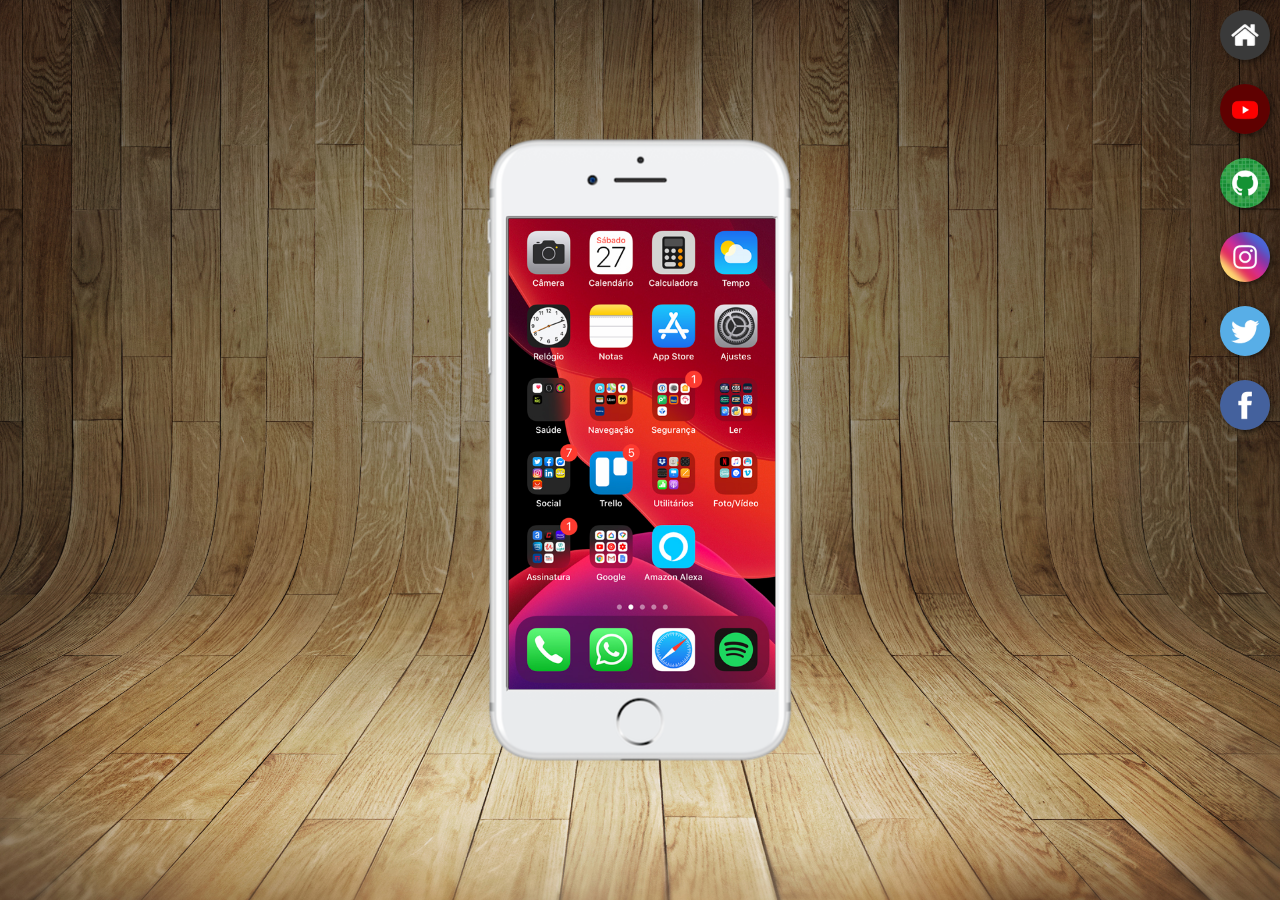
<file: index.html>
<!DOCTYPE html>
<html lang="pt-br">
<head>
    <meta charset="UTF-8">
    <meta name="viewport" content="width=device-width, initial-scale=1.0">
    <link rel="stylesheet" href="pacote-d013/favicon.ico">
    <link rel="stylesheet" href="estilos/style.css">

    <title>Projeto redes sociais</title>

</head>
<body>
    <main><section id="telefone">
        <iframe src="home.html"  name="tela" id="tela">
            Navegador não é compátivel com isso.
        </iframe>
    </section>
    <section id="redes-sociais">
        <a href="home.html" target="tela"> <img src="imagens/logo-home.jpg" alt="home"></a><br>
        <a href="yotube.html" target="tela"> <img src="imagens/logo-youtube.jpg" alt="youtube"></a><br>
        <a href="github.html" target="tela"> <img src="imagens/logo-github.jpg" alt="github"></a><br>
        <a href="instagram.html" target="tela"> <img src="imagens/logo-instagram.jpg" alt="instagram"></a><br>
        <a href="twitter.html" target="tela"> <img src="imagens/logo-twitter.jpg" alt="twitter"></a><br>
        <a href="face.html" target="tela"> <img src="imagens/logo-facebook.jpg" alt="facebook"></a>
        
    </section>

</main>
</body>
</html>
</file>
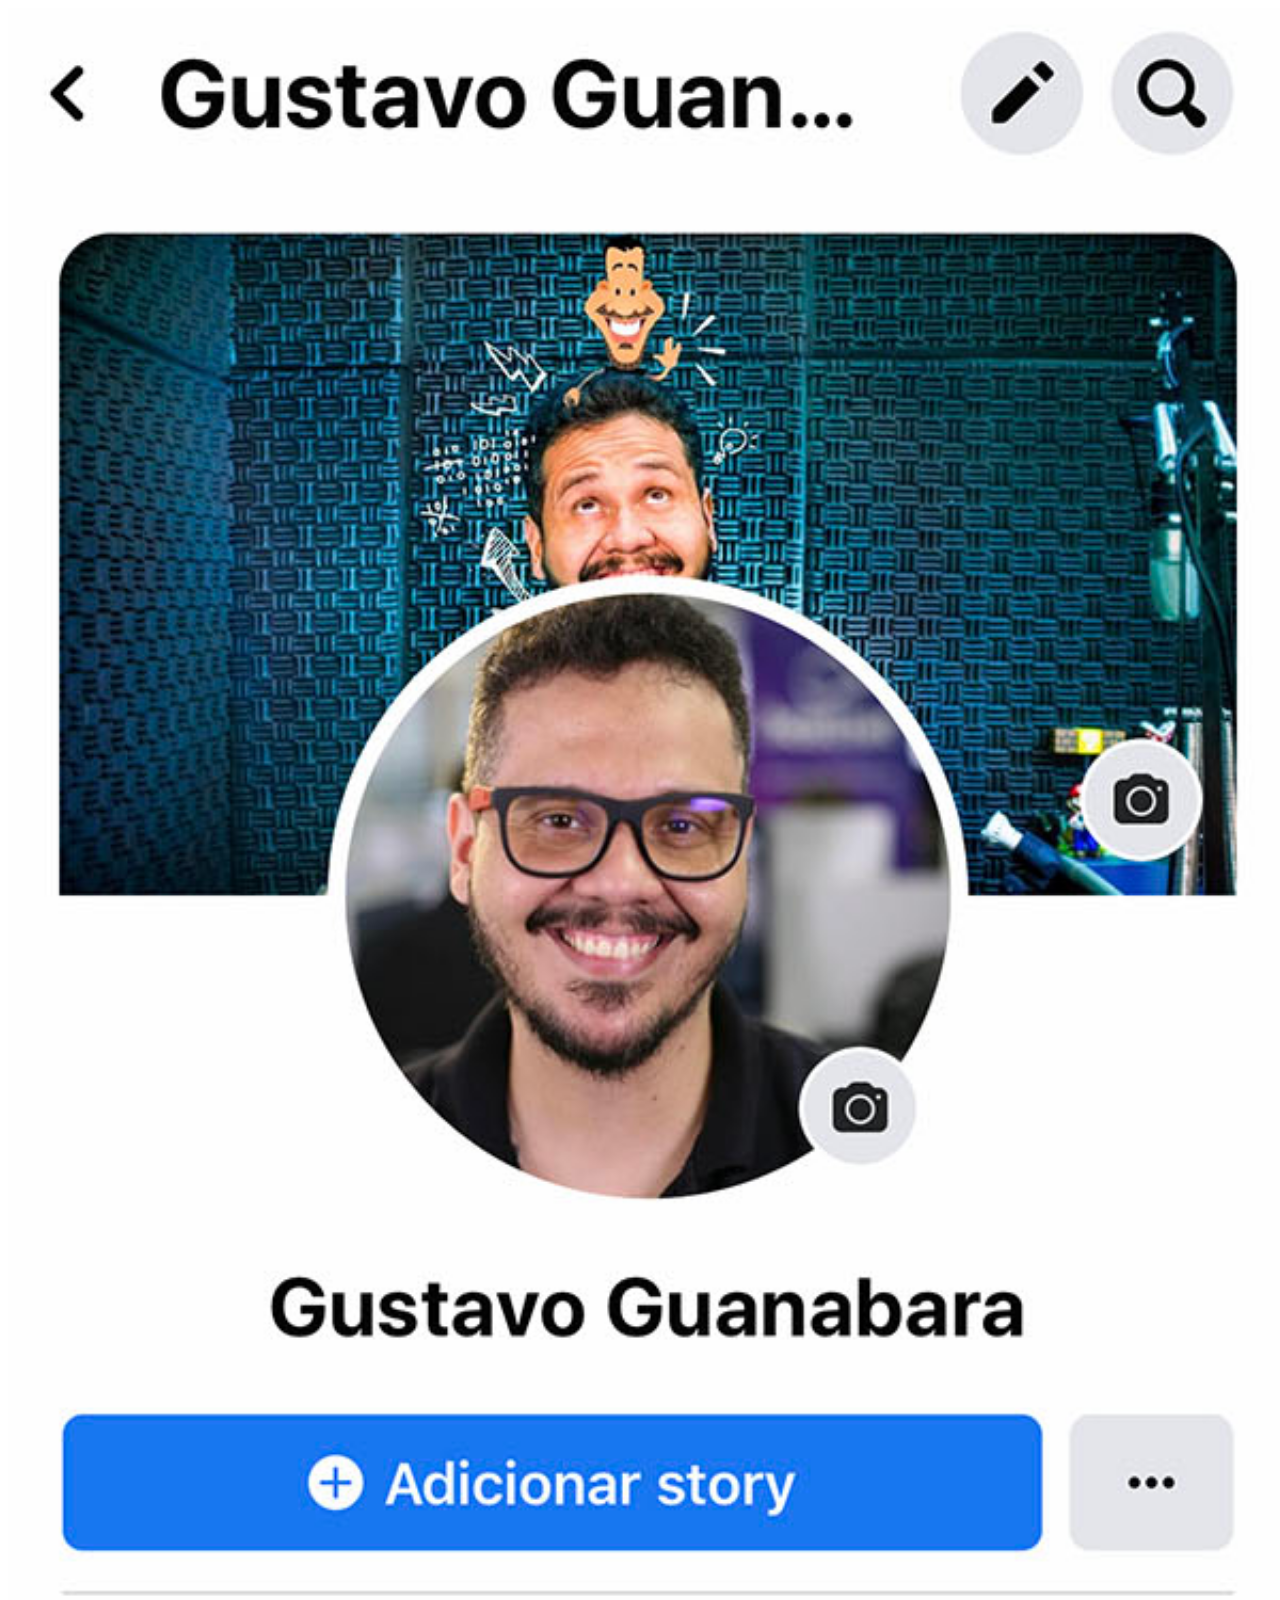
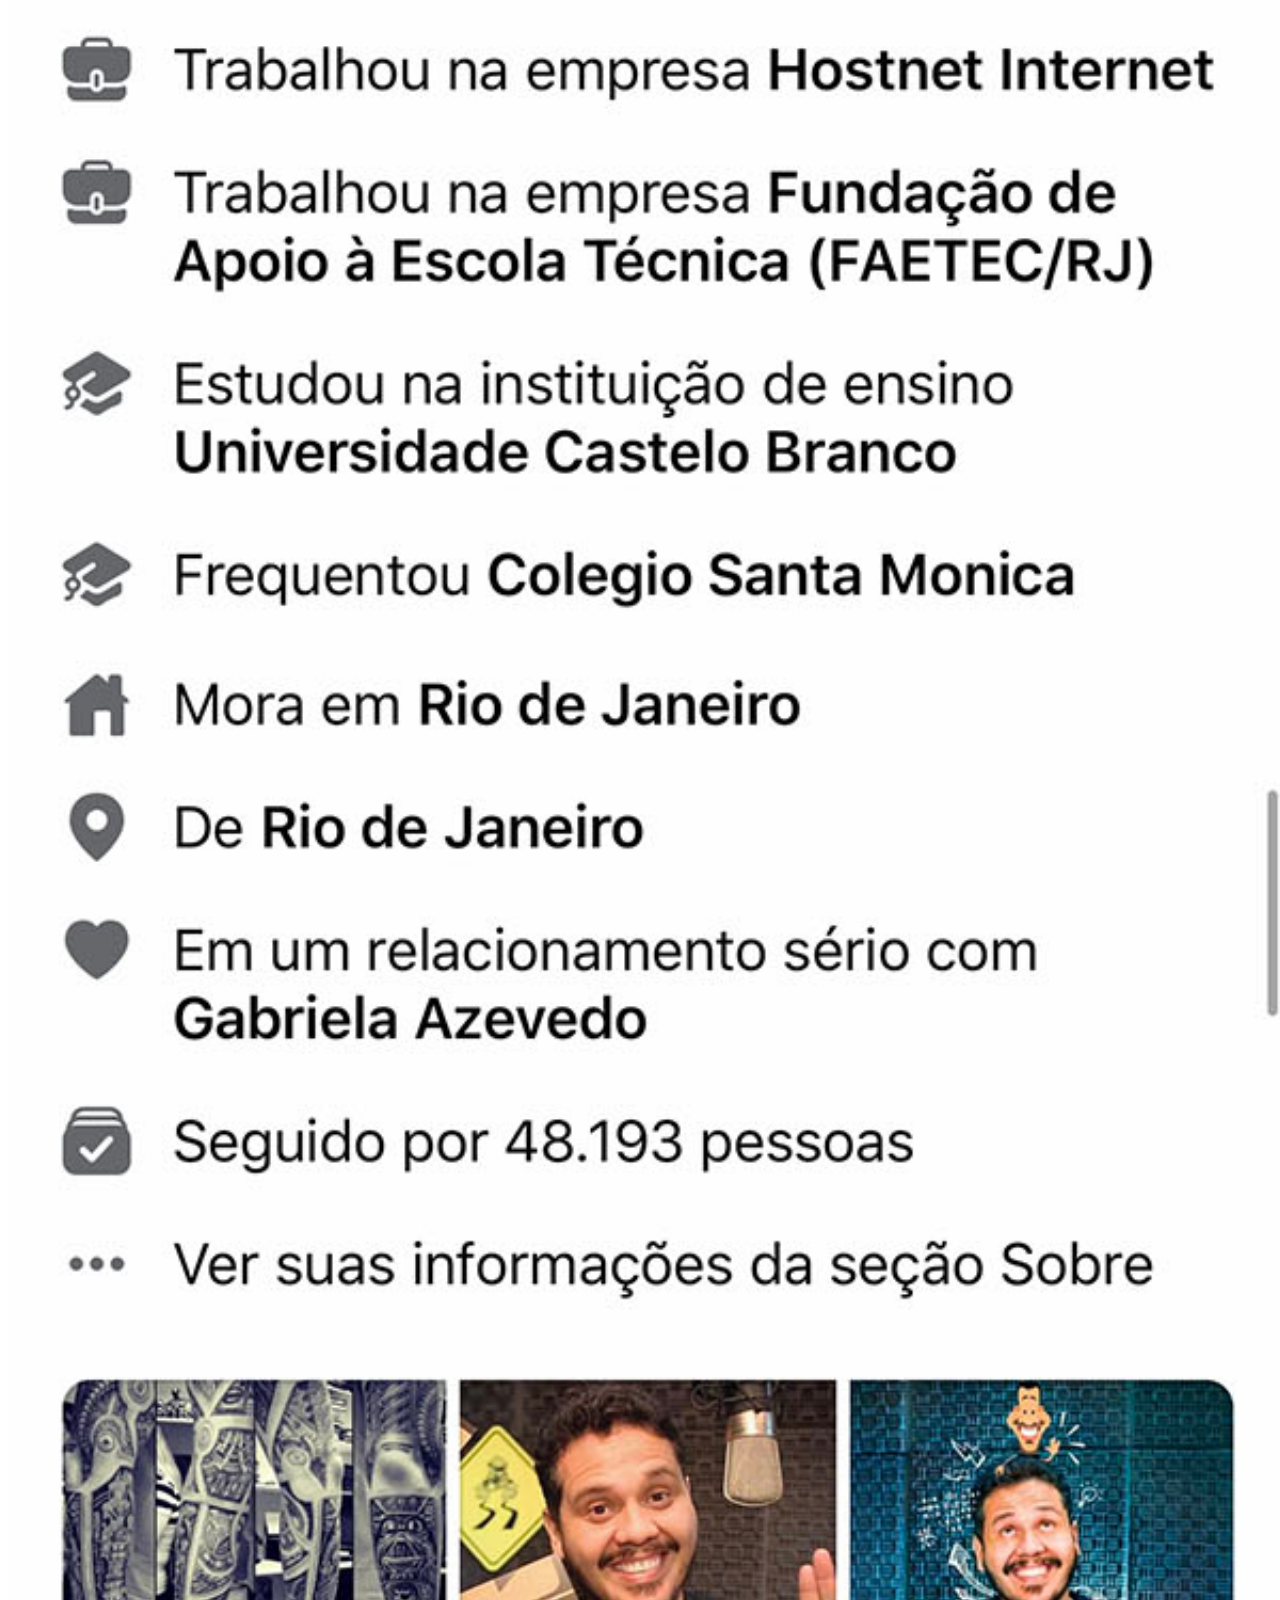
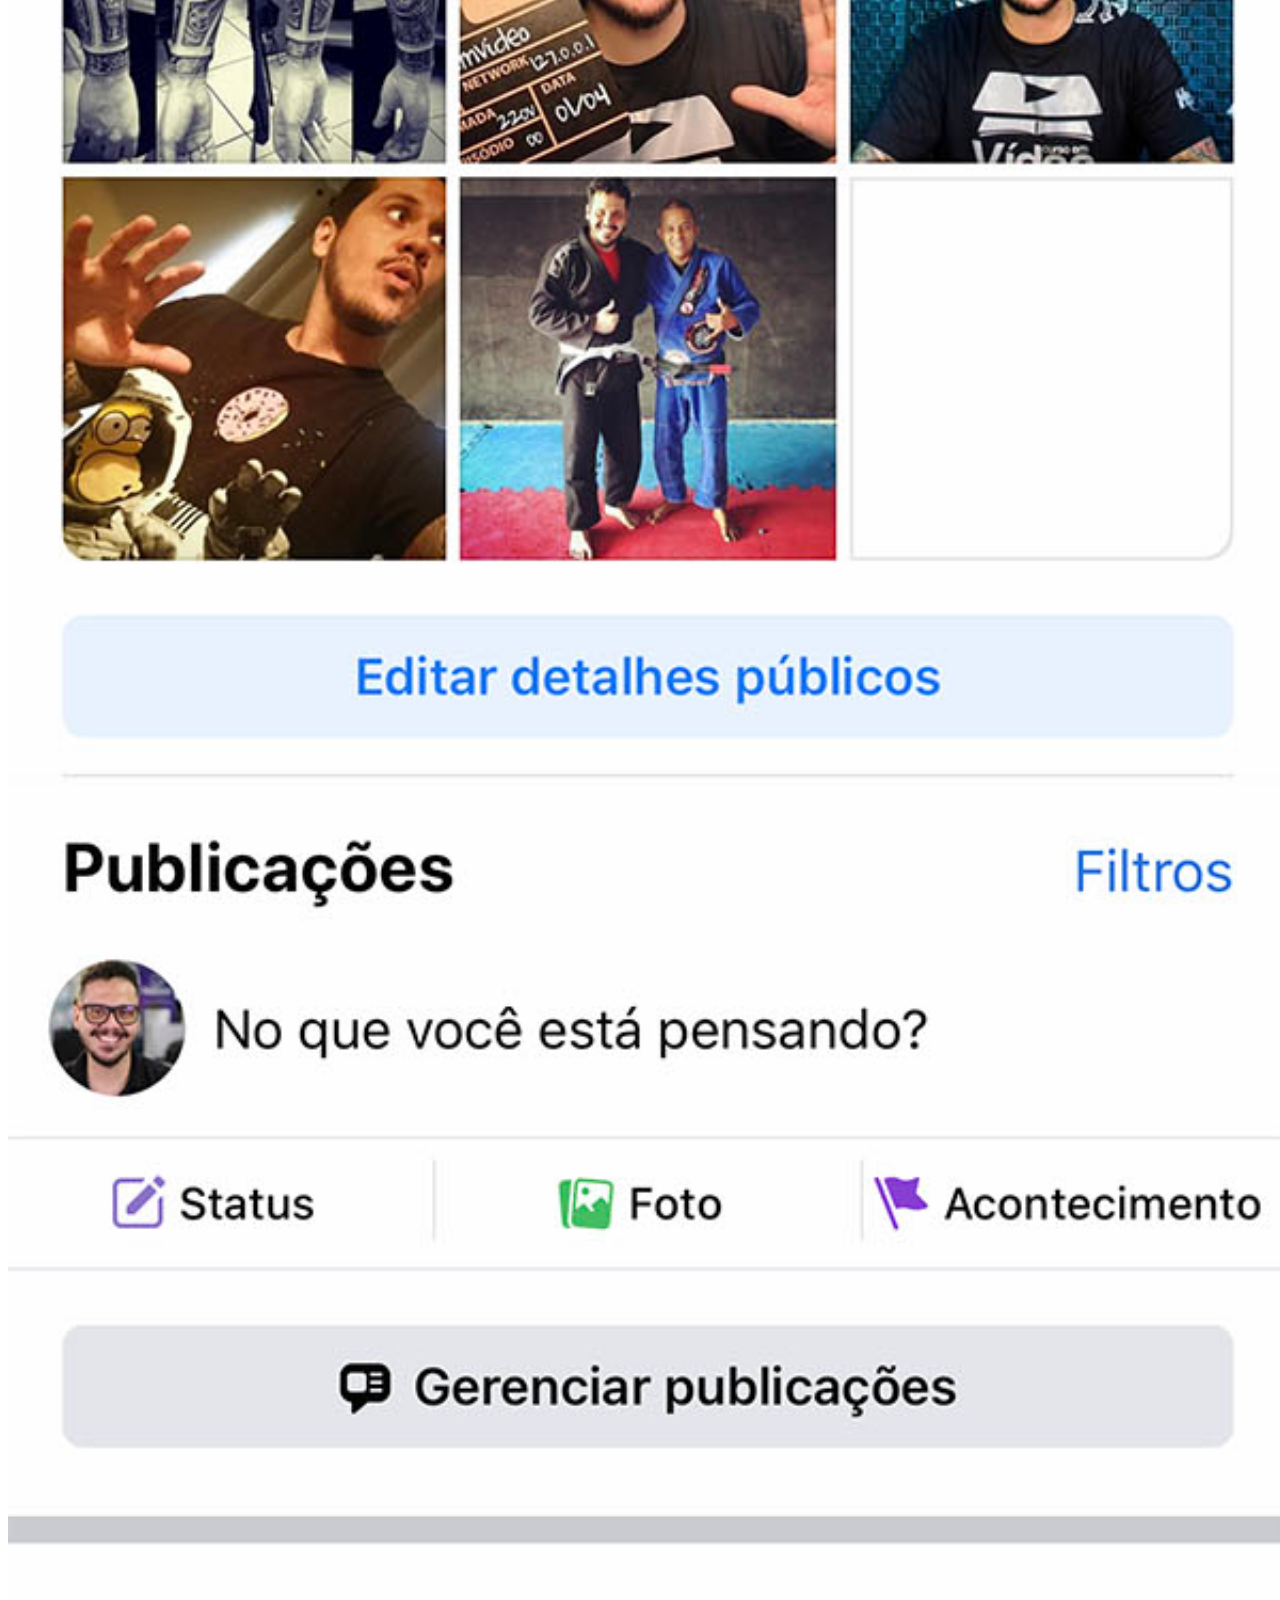
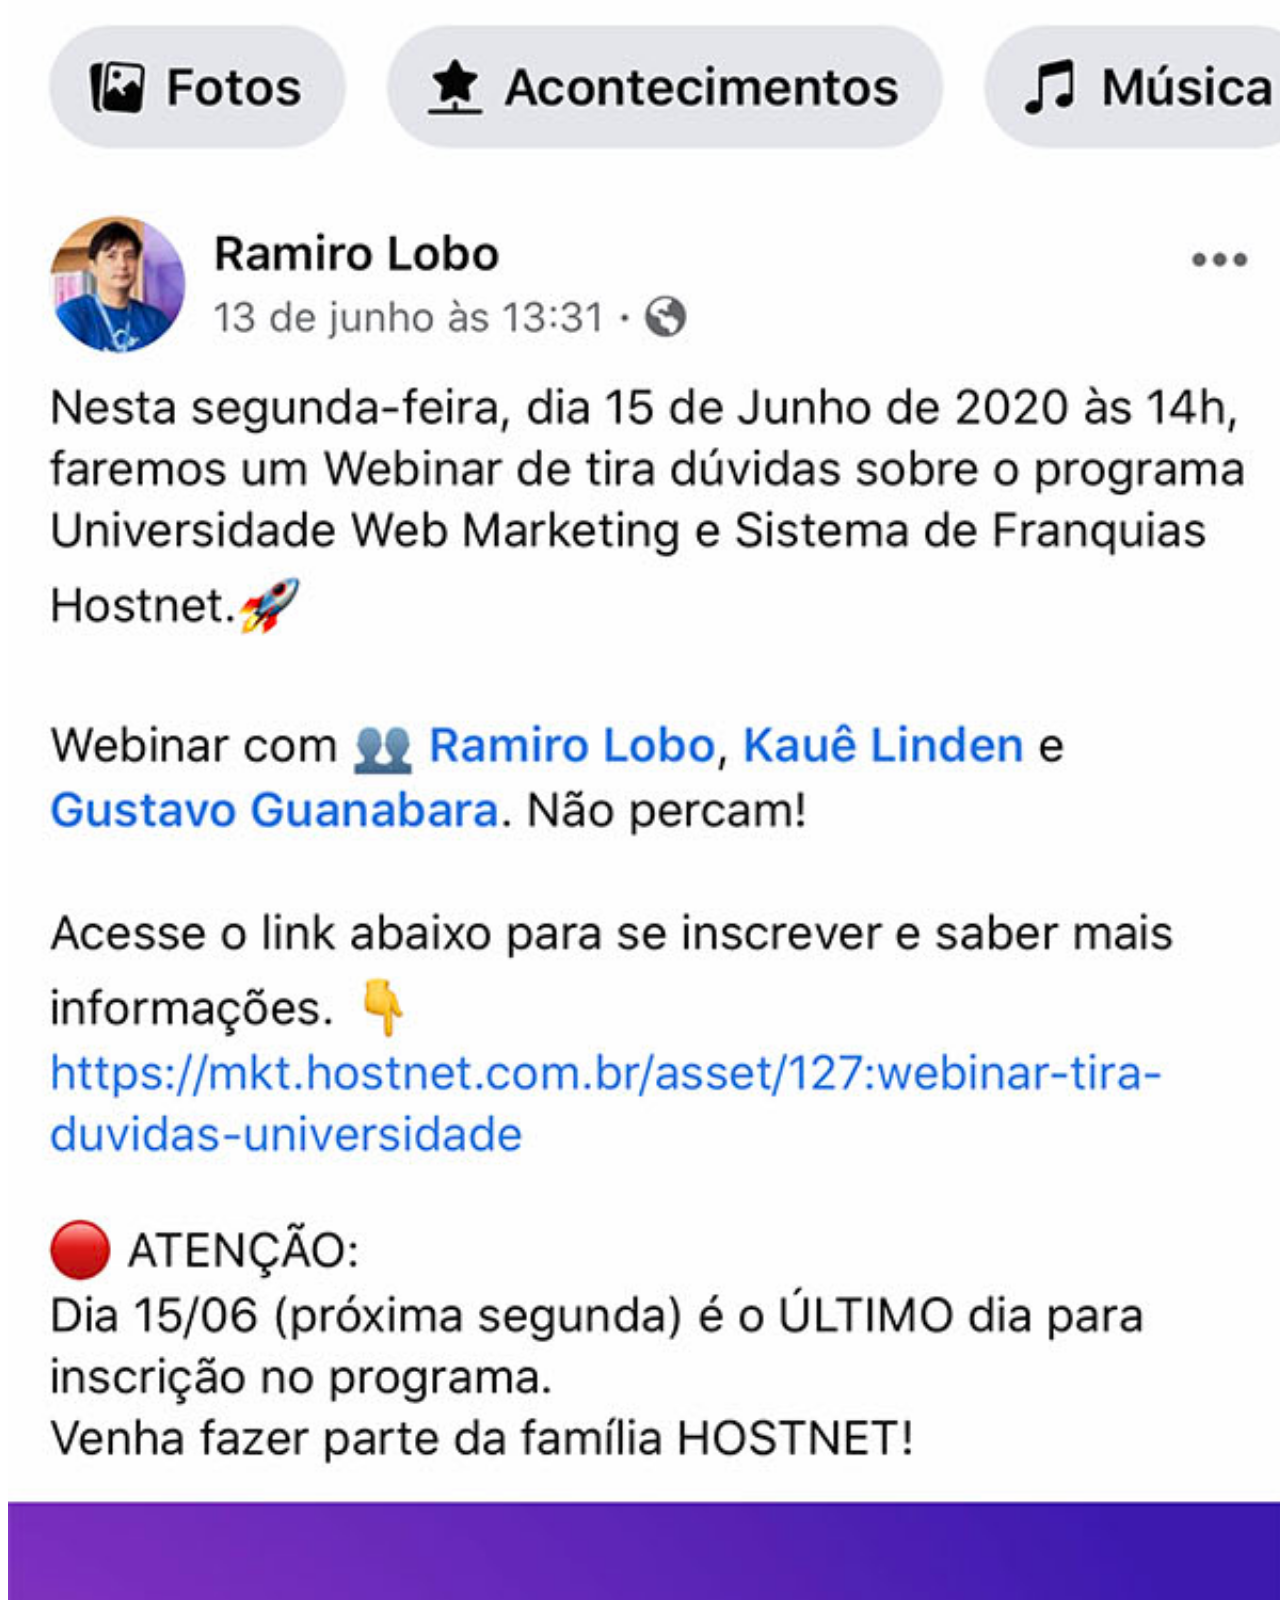
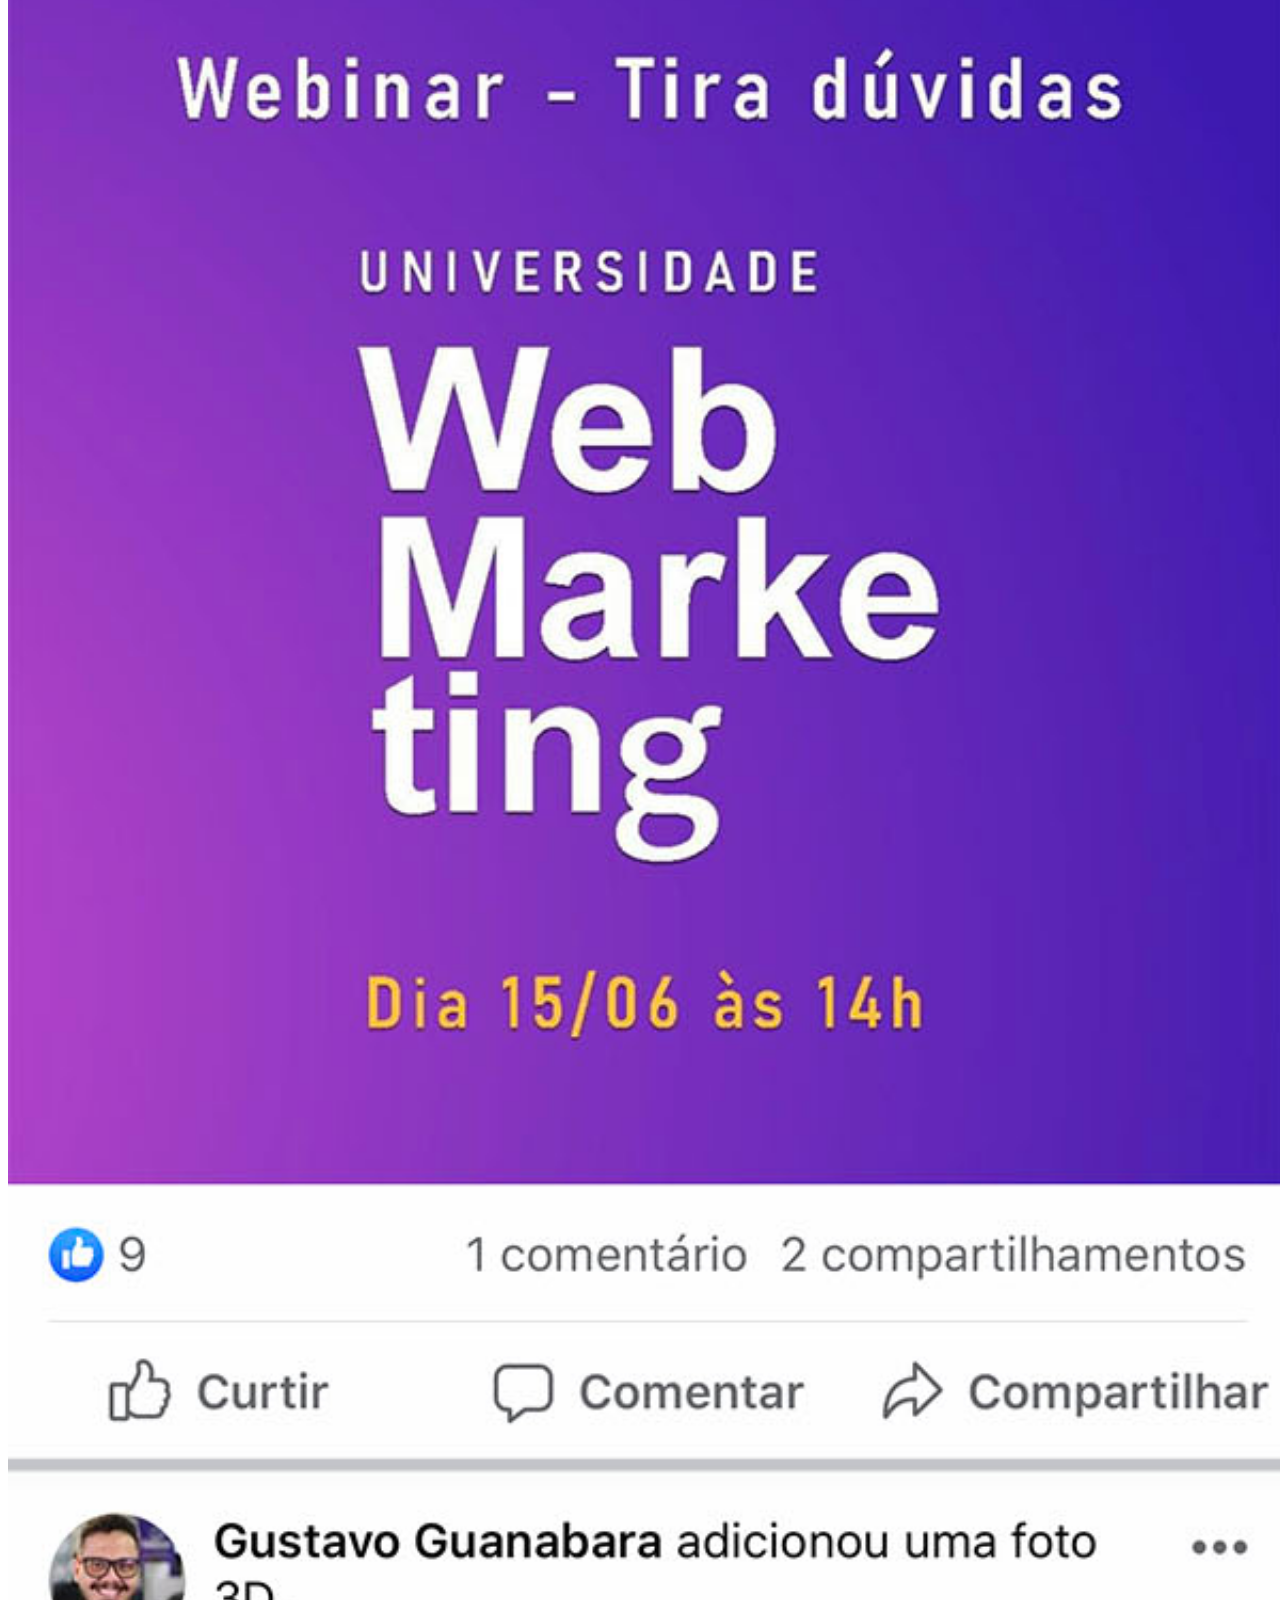
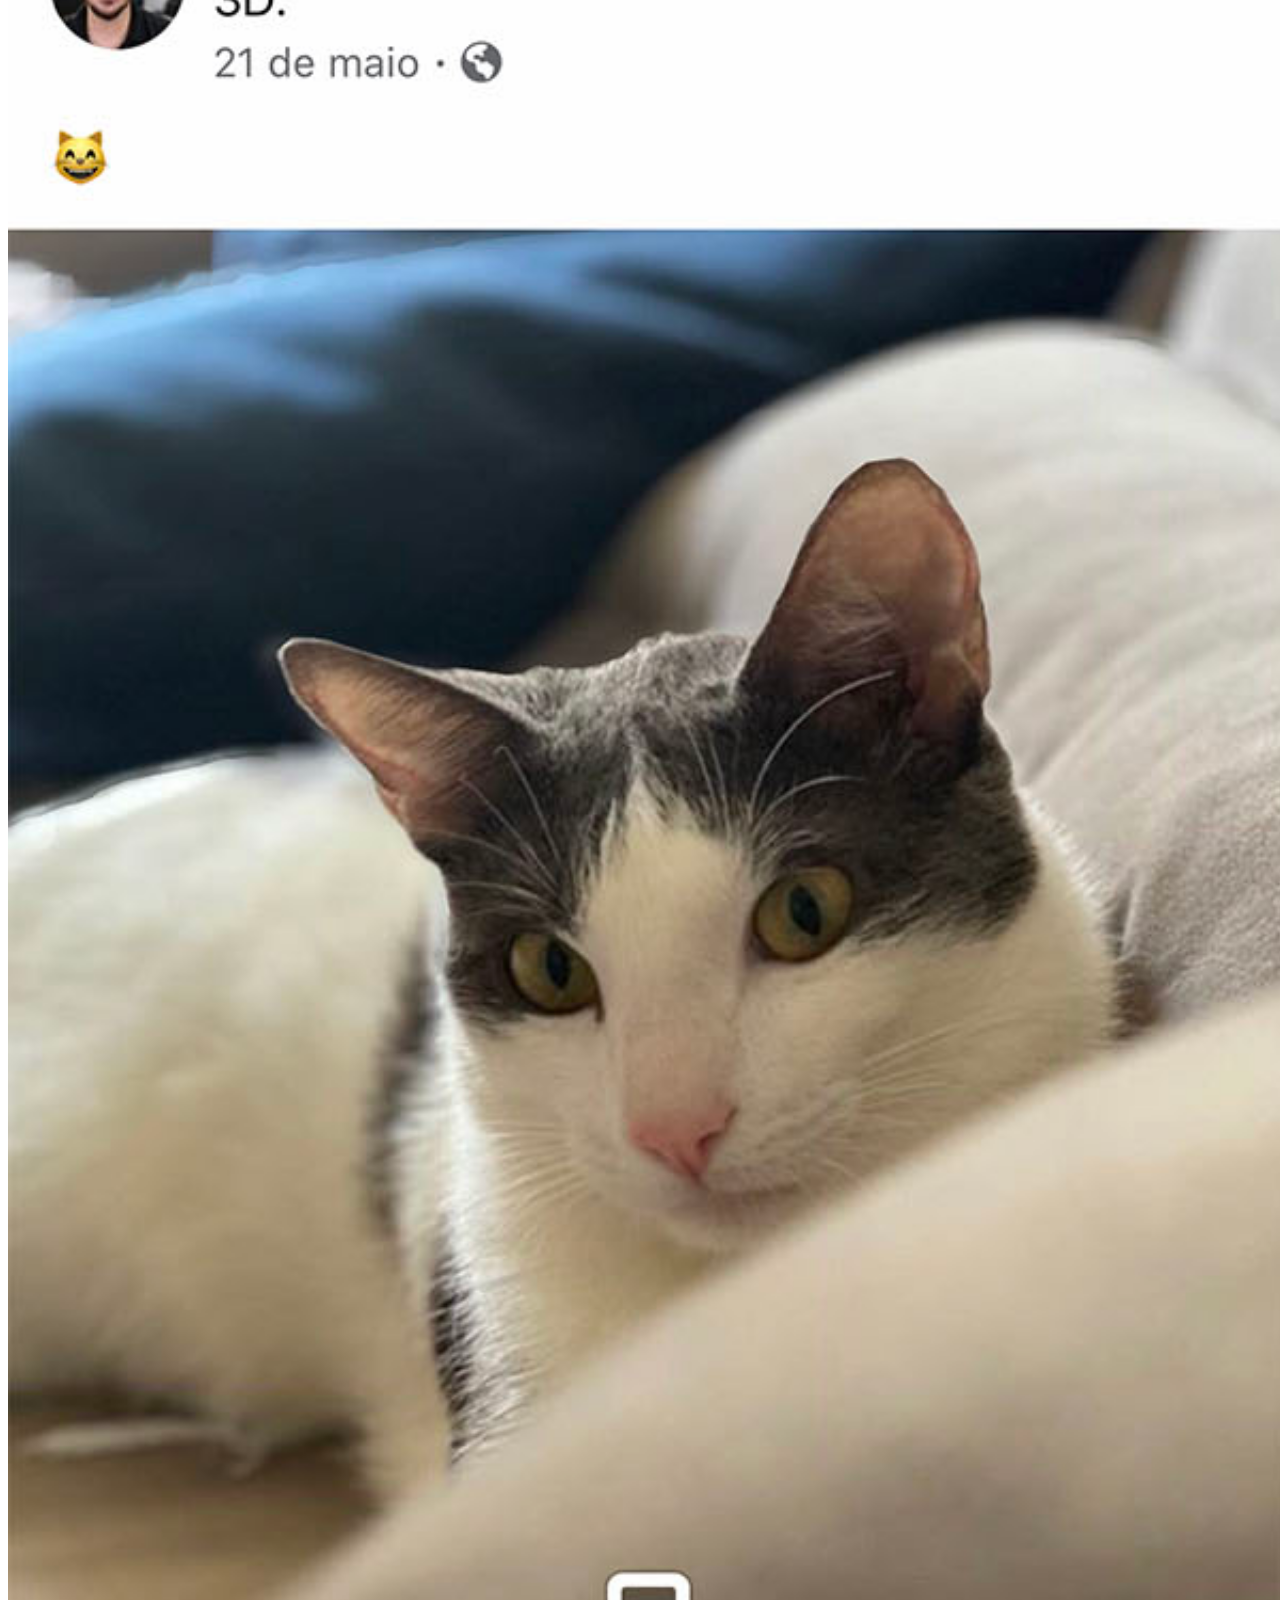
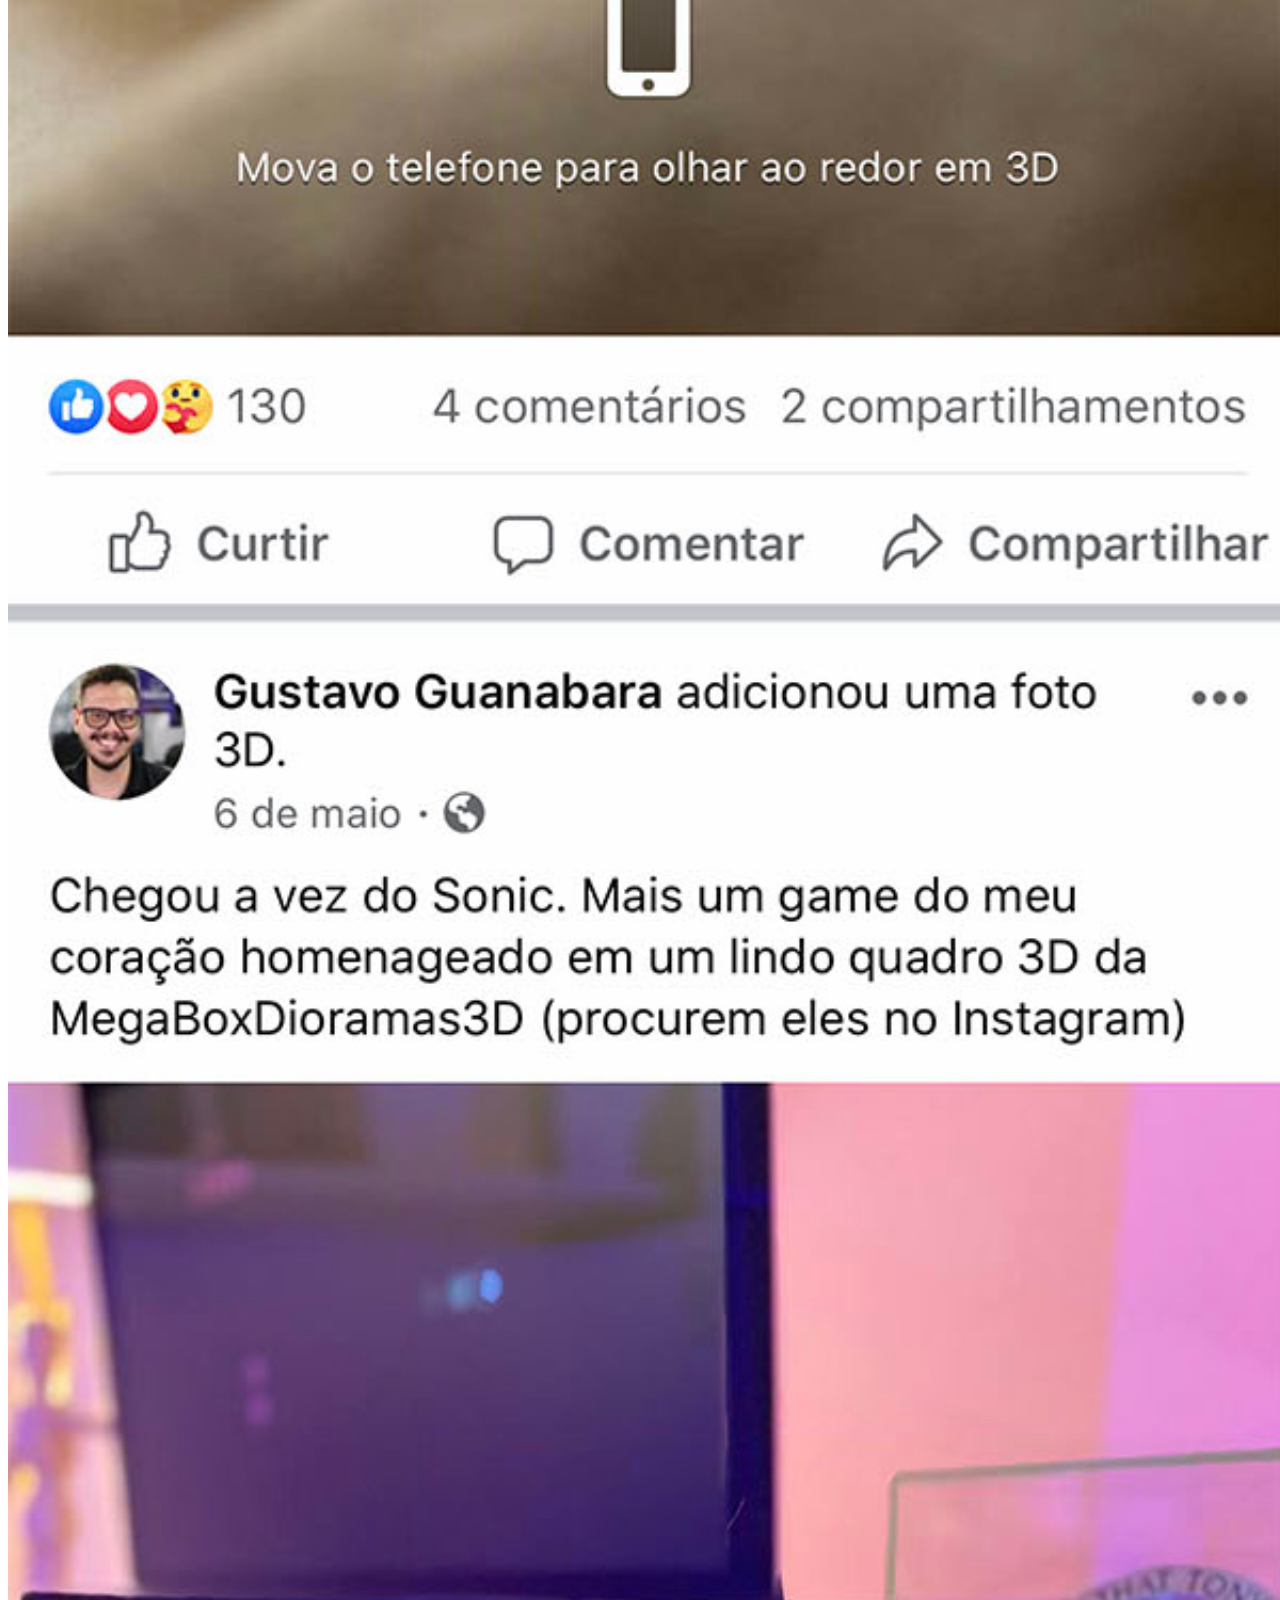
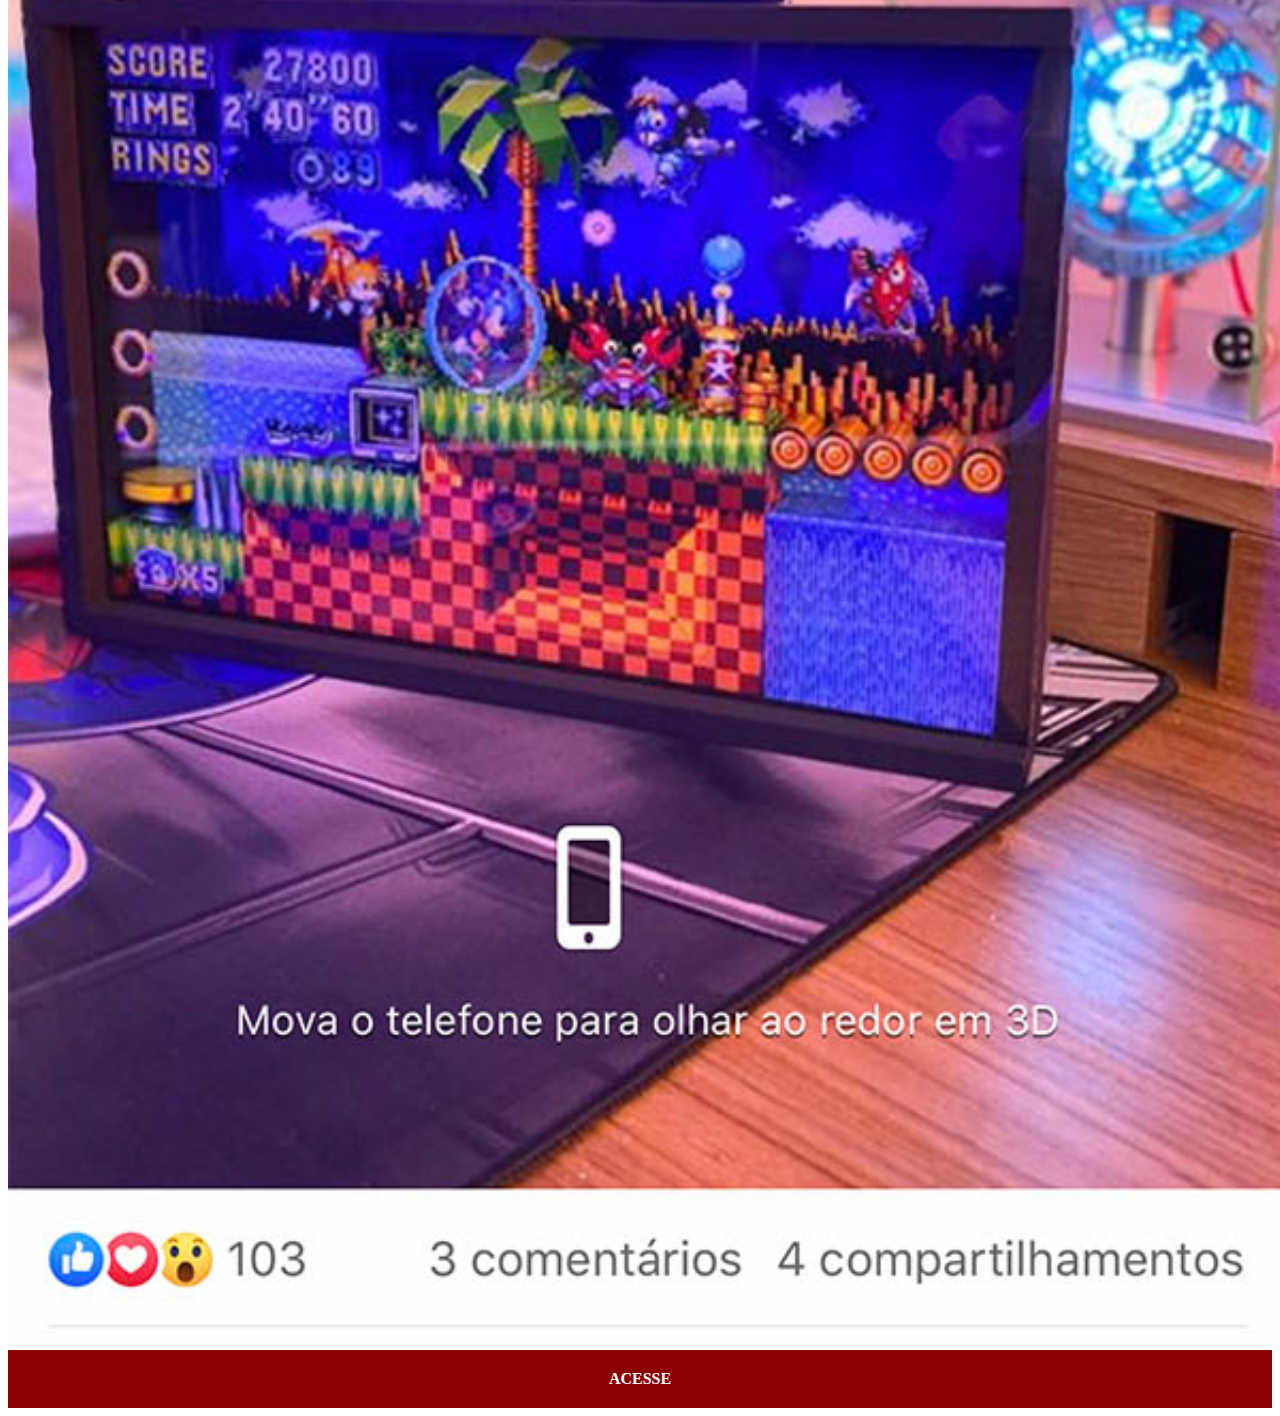
<file: face.html>
<!DOCTYPE html>
<html lang="pt-br">
<head>
    <meta charset="UTF-8">
    <meta name="viewport" content="width=device-width, initial-scale=1.0">
    <title>YouTube</title>
    <link rel="stylesheet" href="estilos/social.css">
</head>
<body>
    <img src="imagens/tela-facebook.jpg" alt="YouTube"><a href="https://pt-br.facebook.com/" target="_blank">ACESSE</a>
</file>
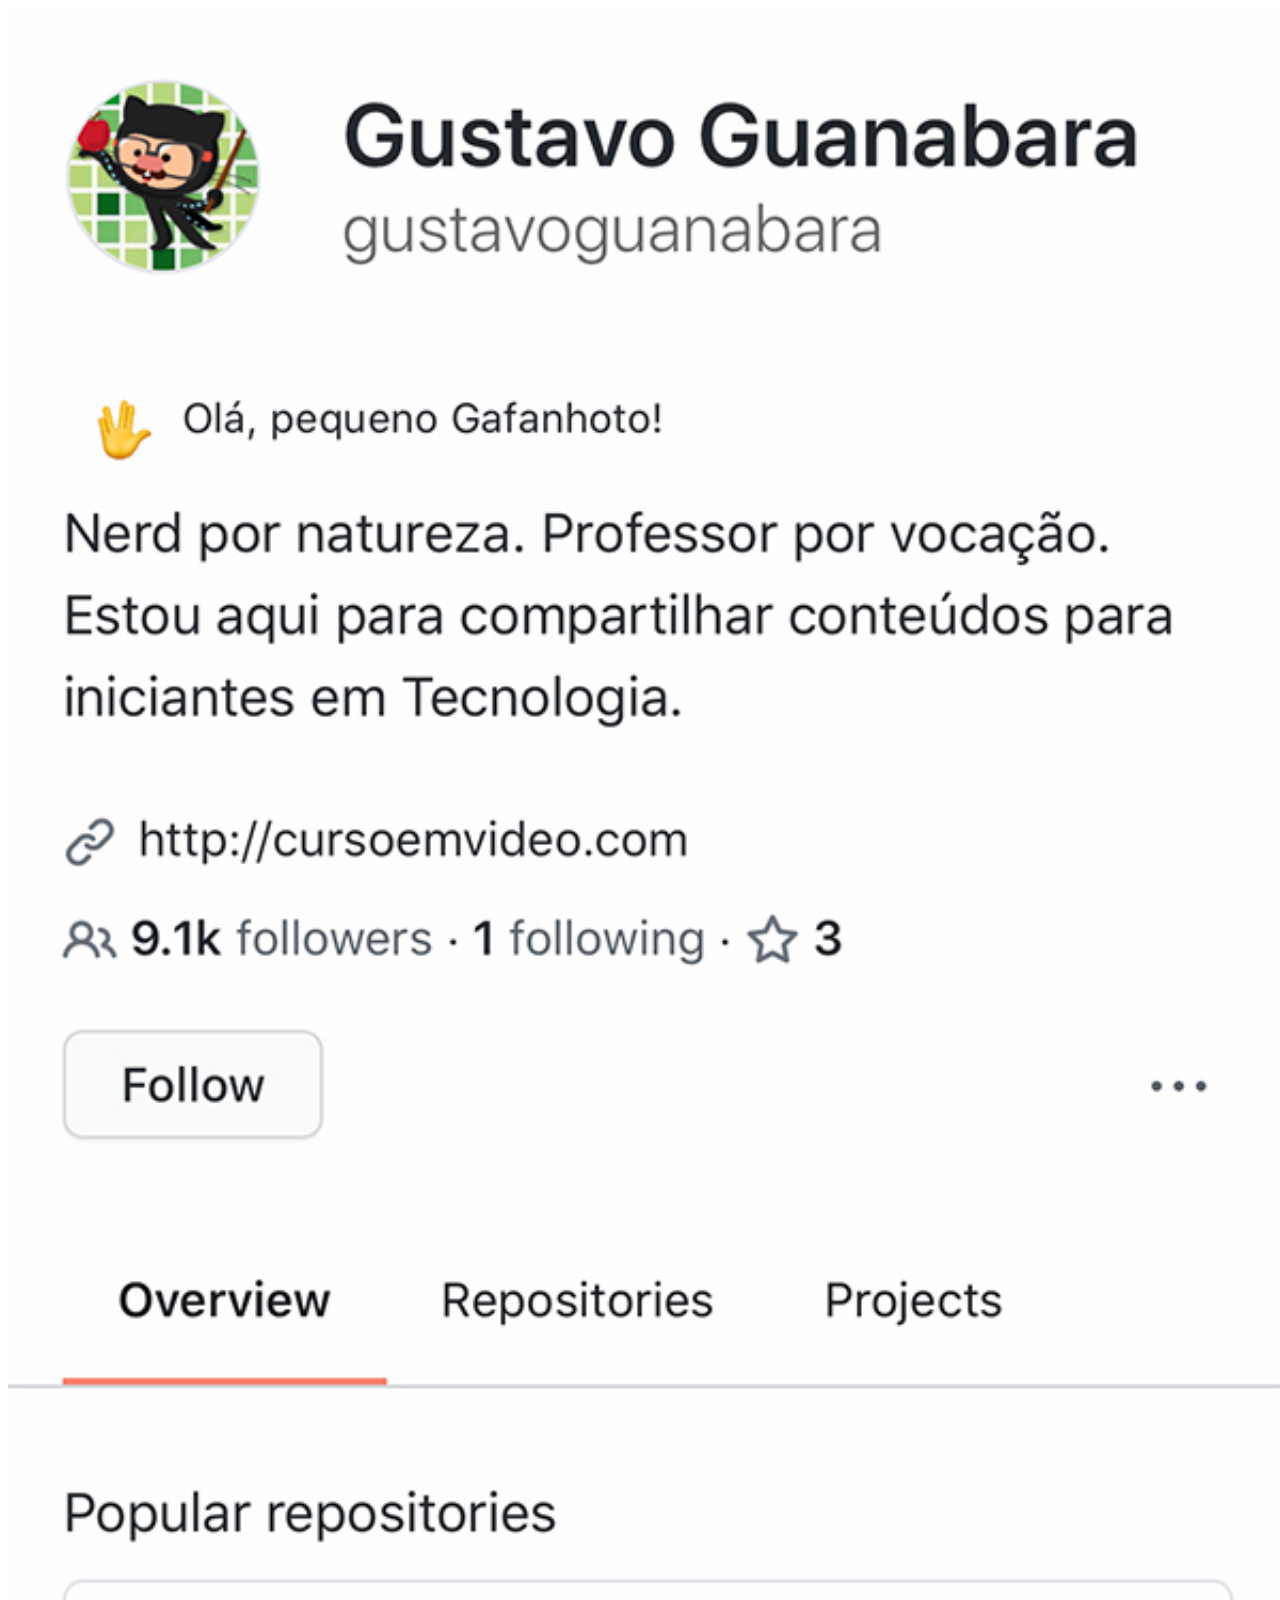
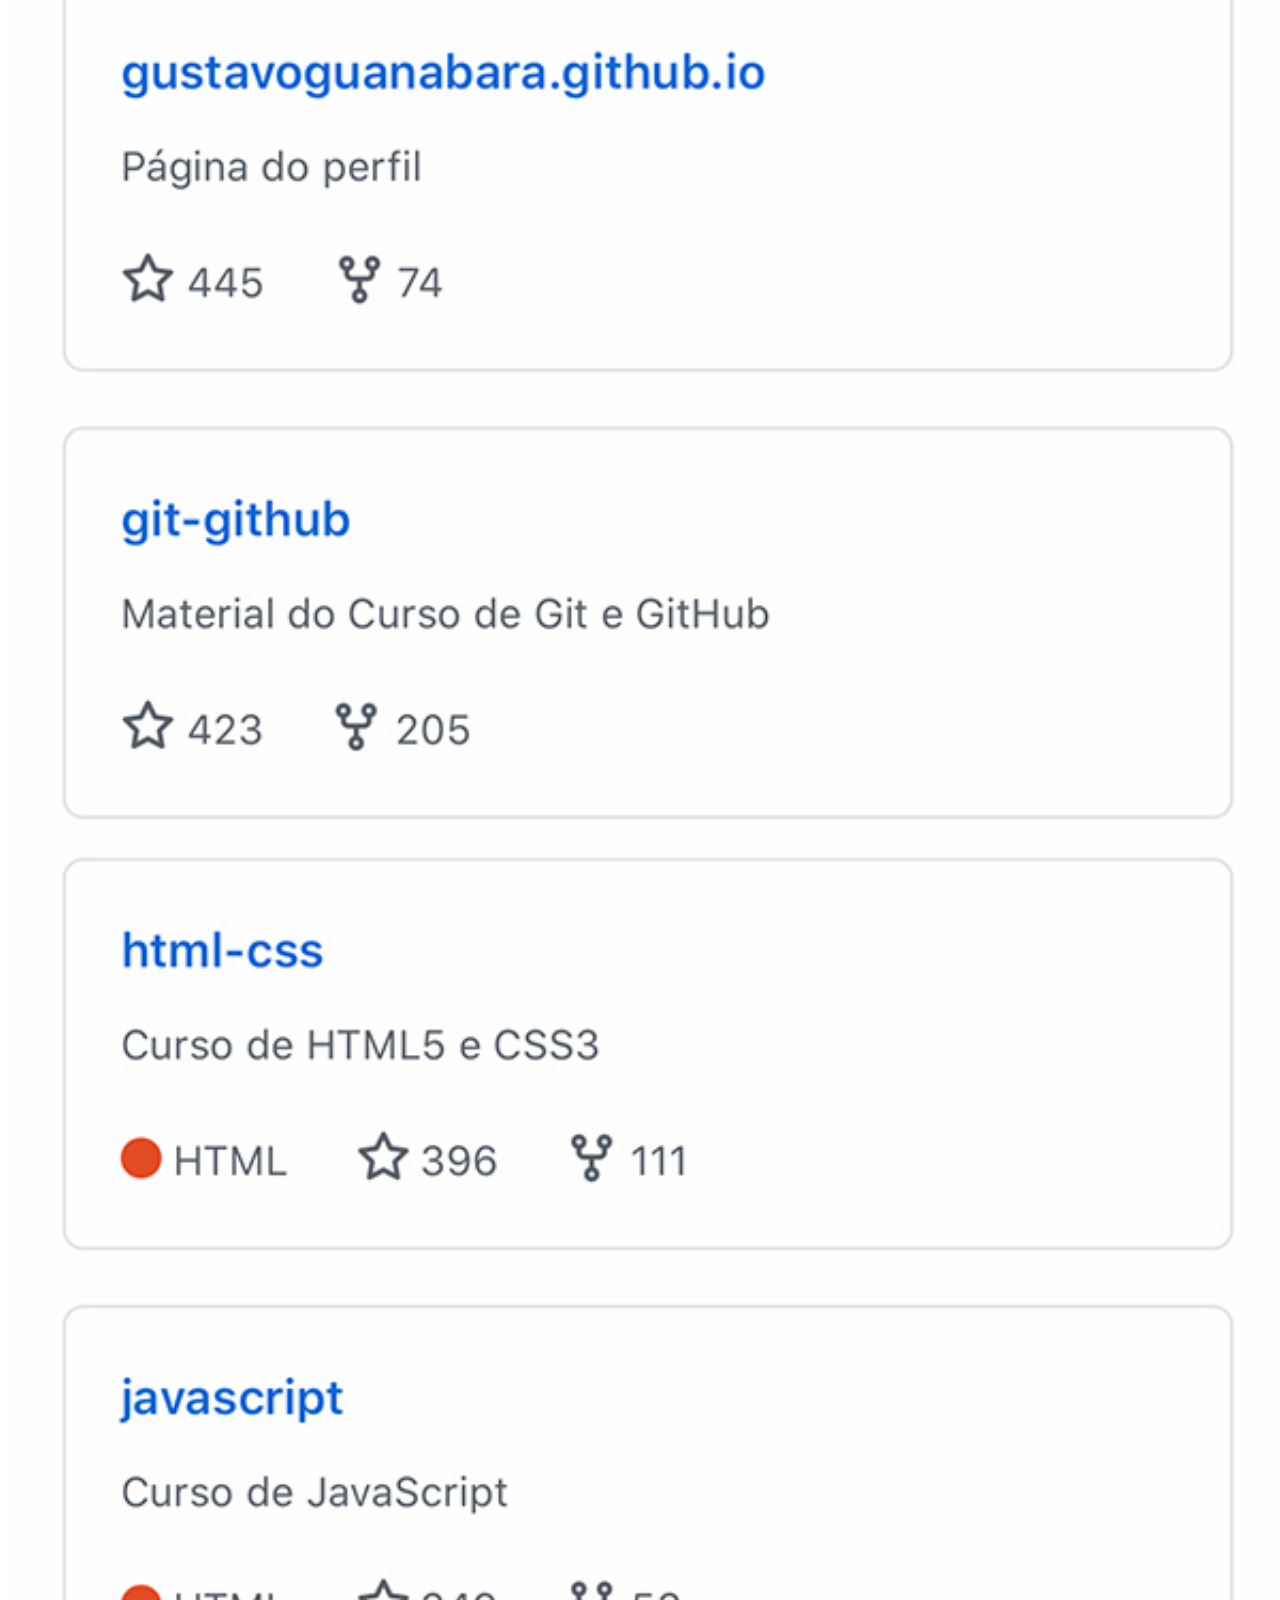
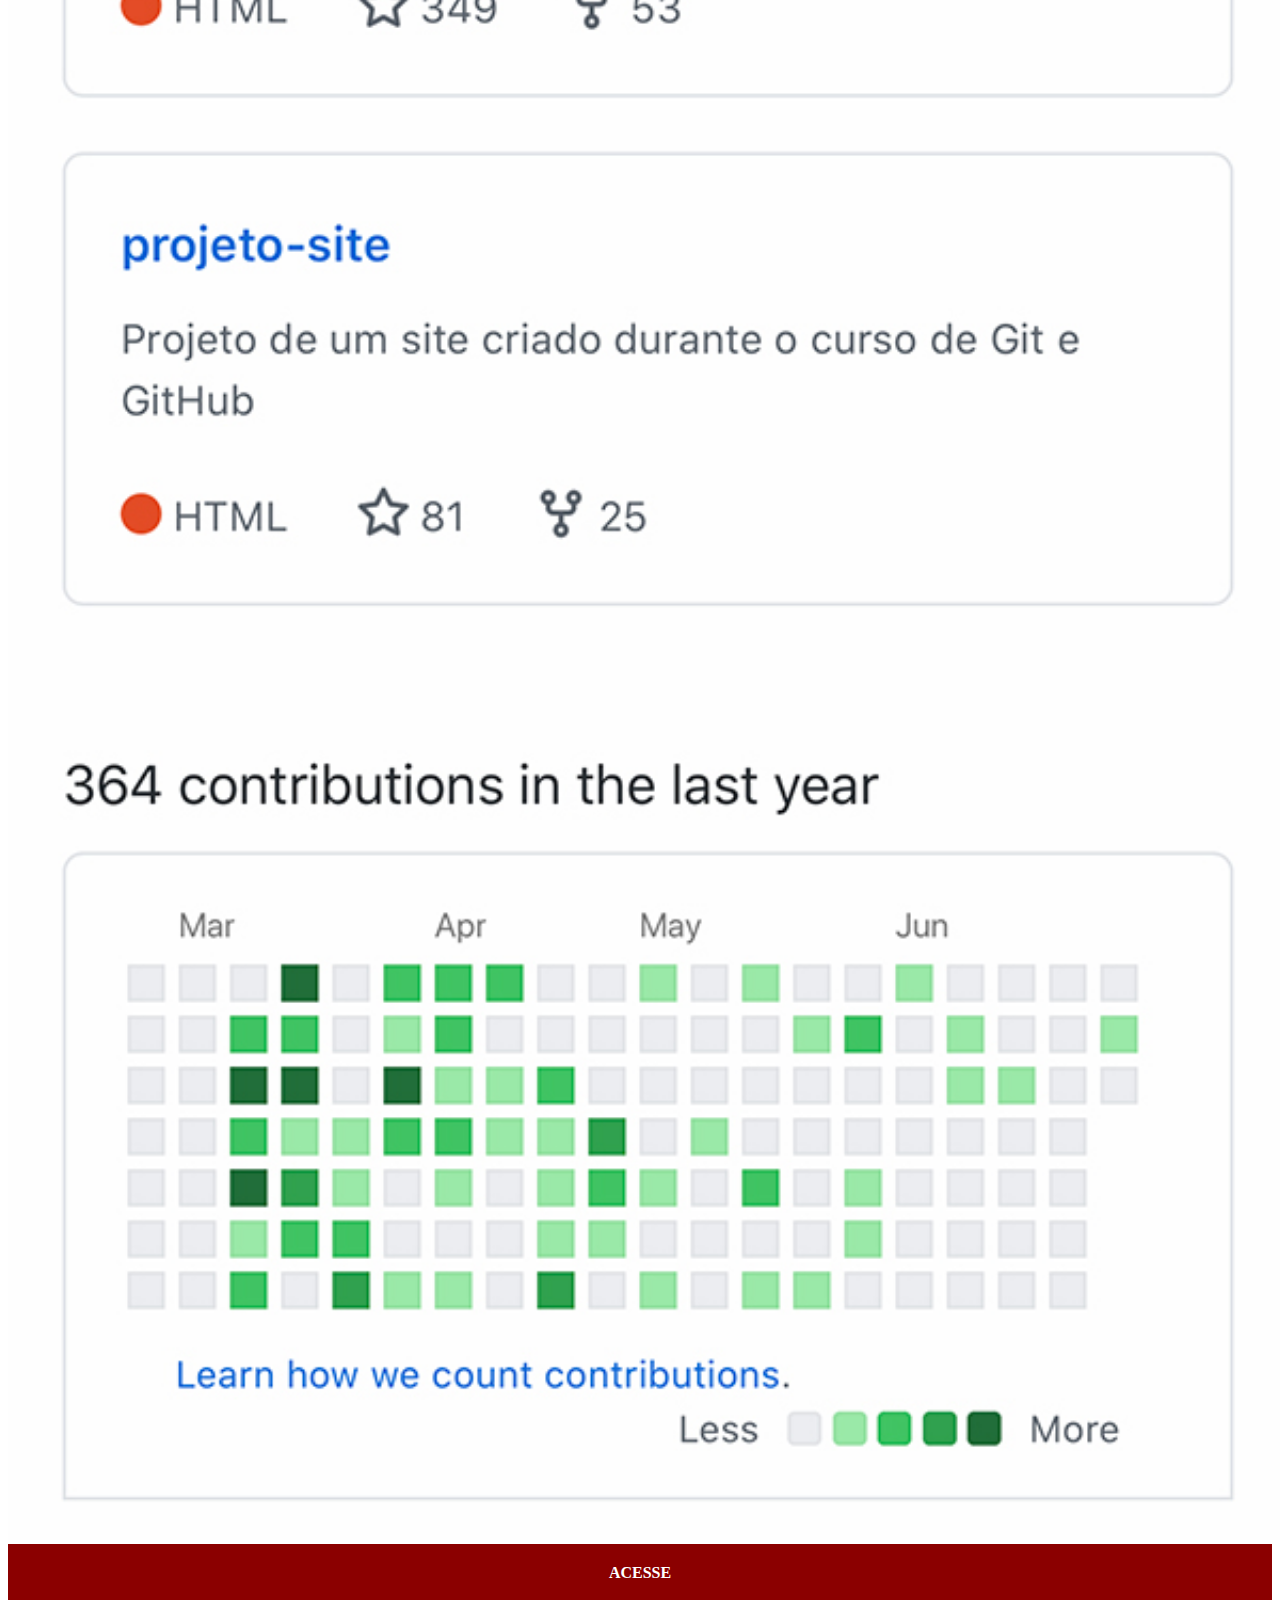
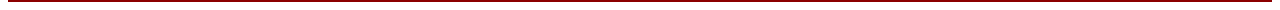
<file: github.html>
<!DOCTYPE html>
<html lang="pt-br">
<head>
    <meta charset="UTF-8">
    <meta name="viewport" content="width=device-width, initial-scale=1.0">
    <title>GitHub</title>
    <link rel="stylesheet" href="estilos/social.css">
</head>
<body>
    <img src="imagens/tela-github.jpg" alt="YouTube"><a href="https://github.com/" target="_blank">ACESSE</a>
</body>
</html>
</file>
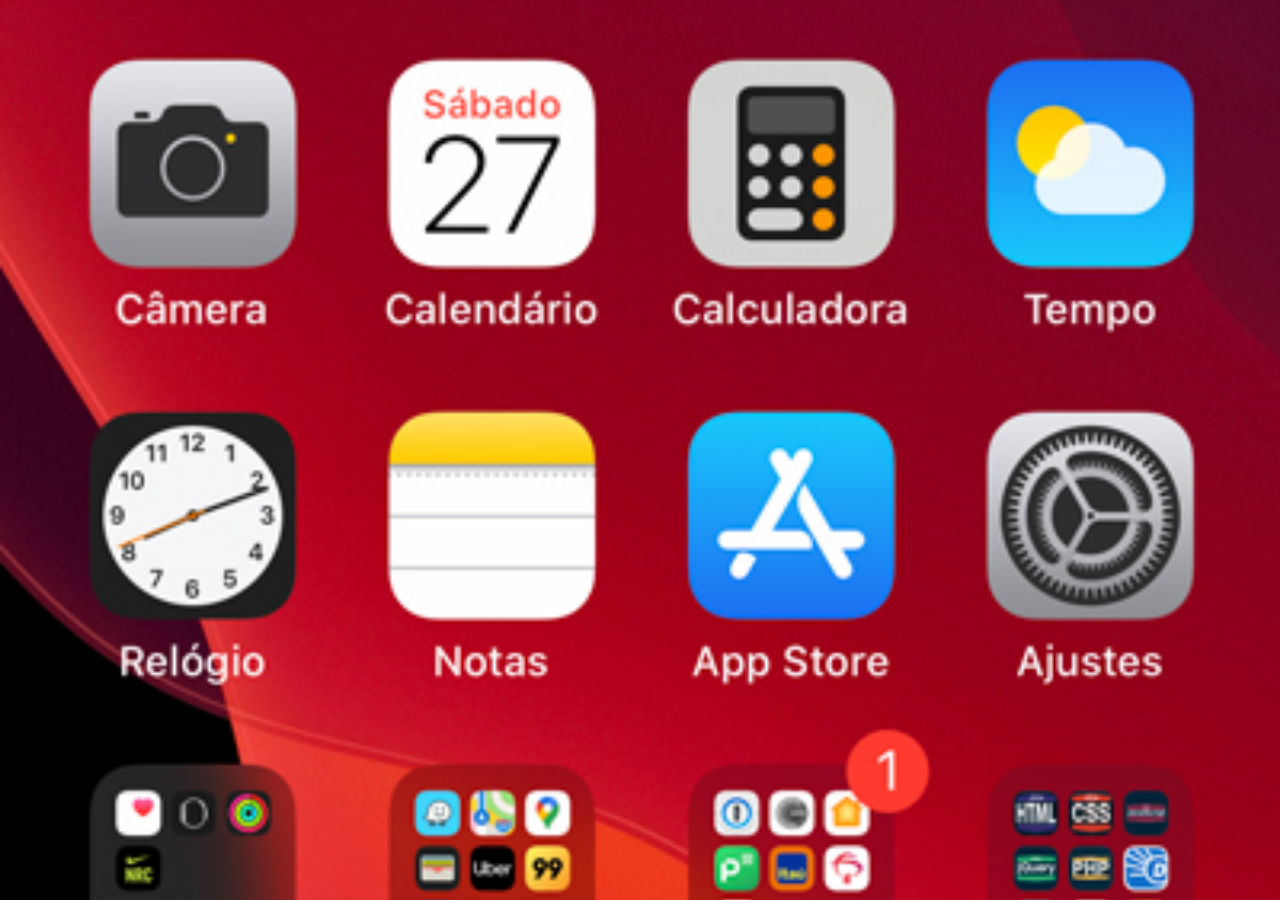
<file: home.html>
<!DOCTYPE html>
<html lang="pt-br">
<head>
    <meta charset="UTF-8">
    <meta name="viewport" content="width=device-width, initial-scale=1.0">
    <title>Home</title>
    <style>
        *{
            margin: 0px;
            padding: 0px;
        }

        body{
            width: 100vw;
            height: 100vh;
            background: black url('imagens/tela-home.jpg') no-repeat top center;
            background-size: cover;
        }
    </style>
</head>
<body>
    
</body>
</html>
</file>
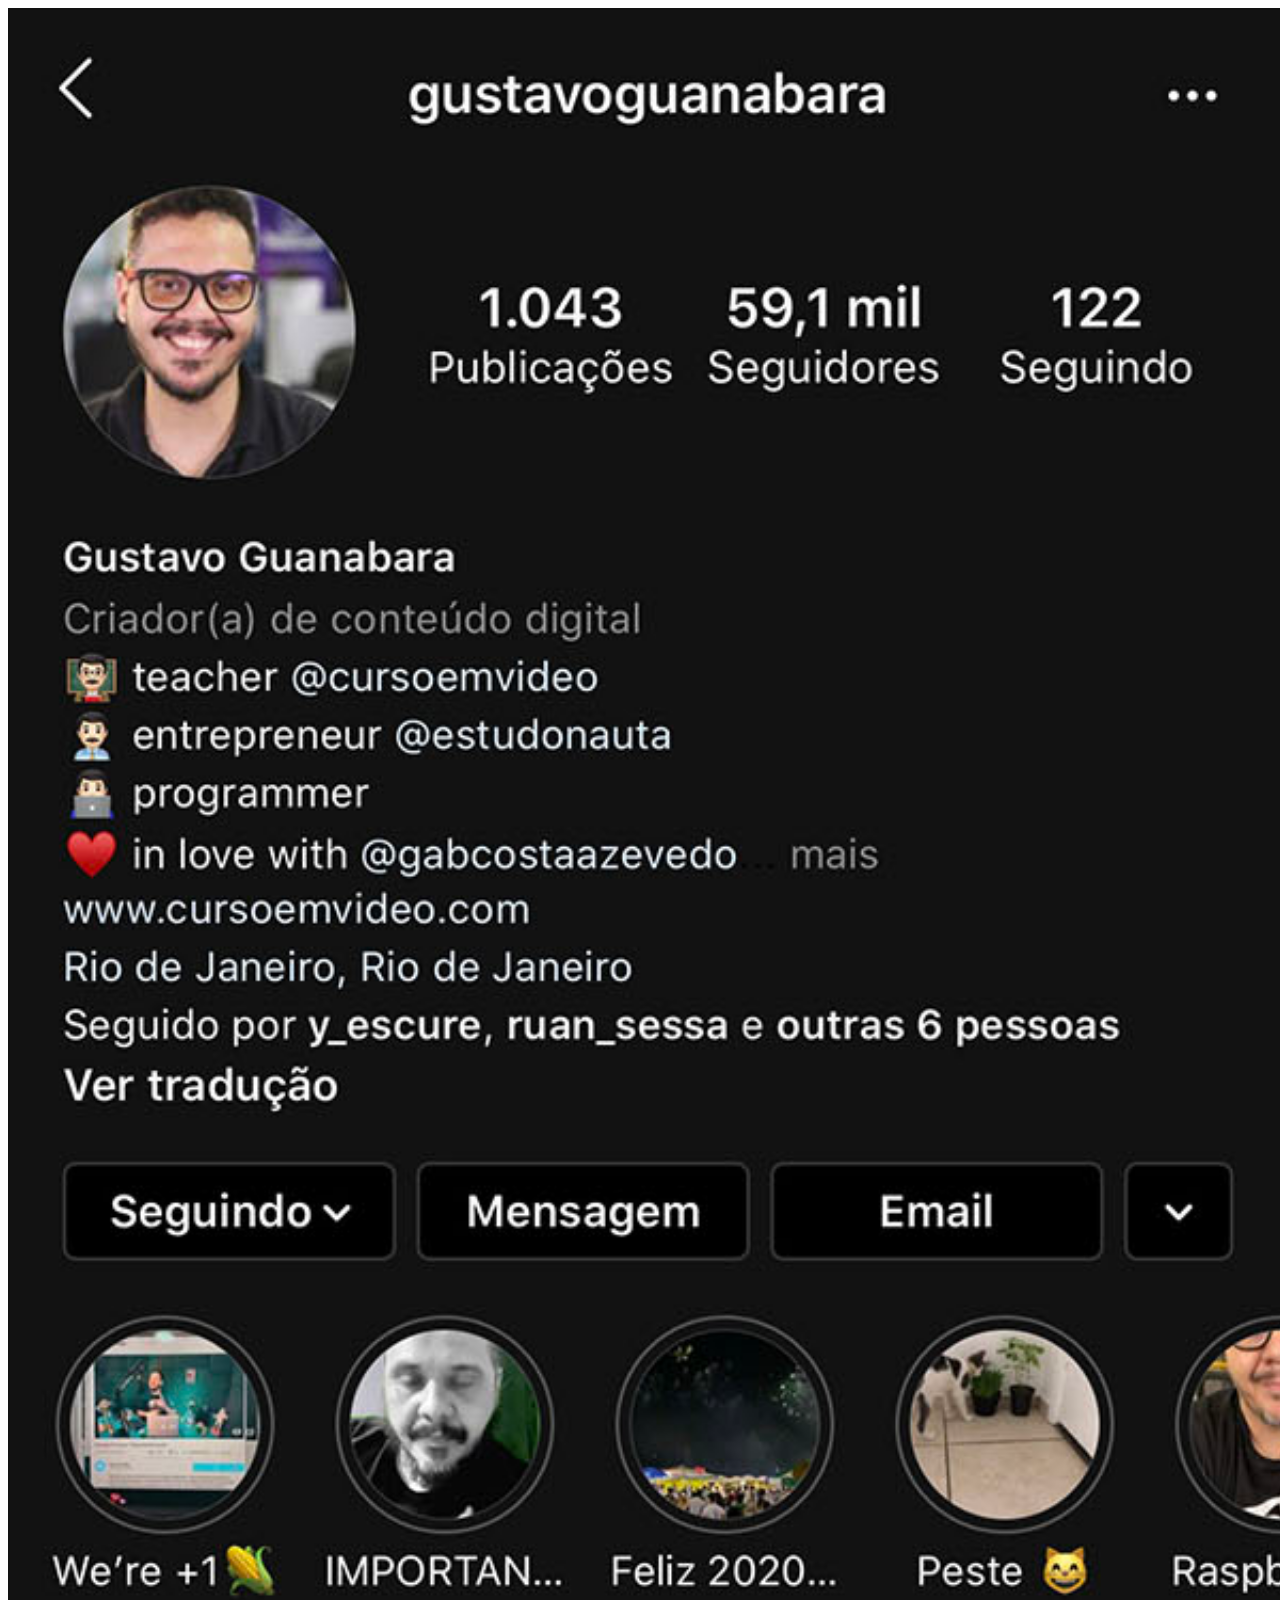
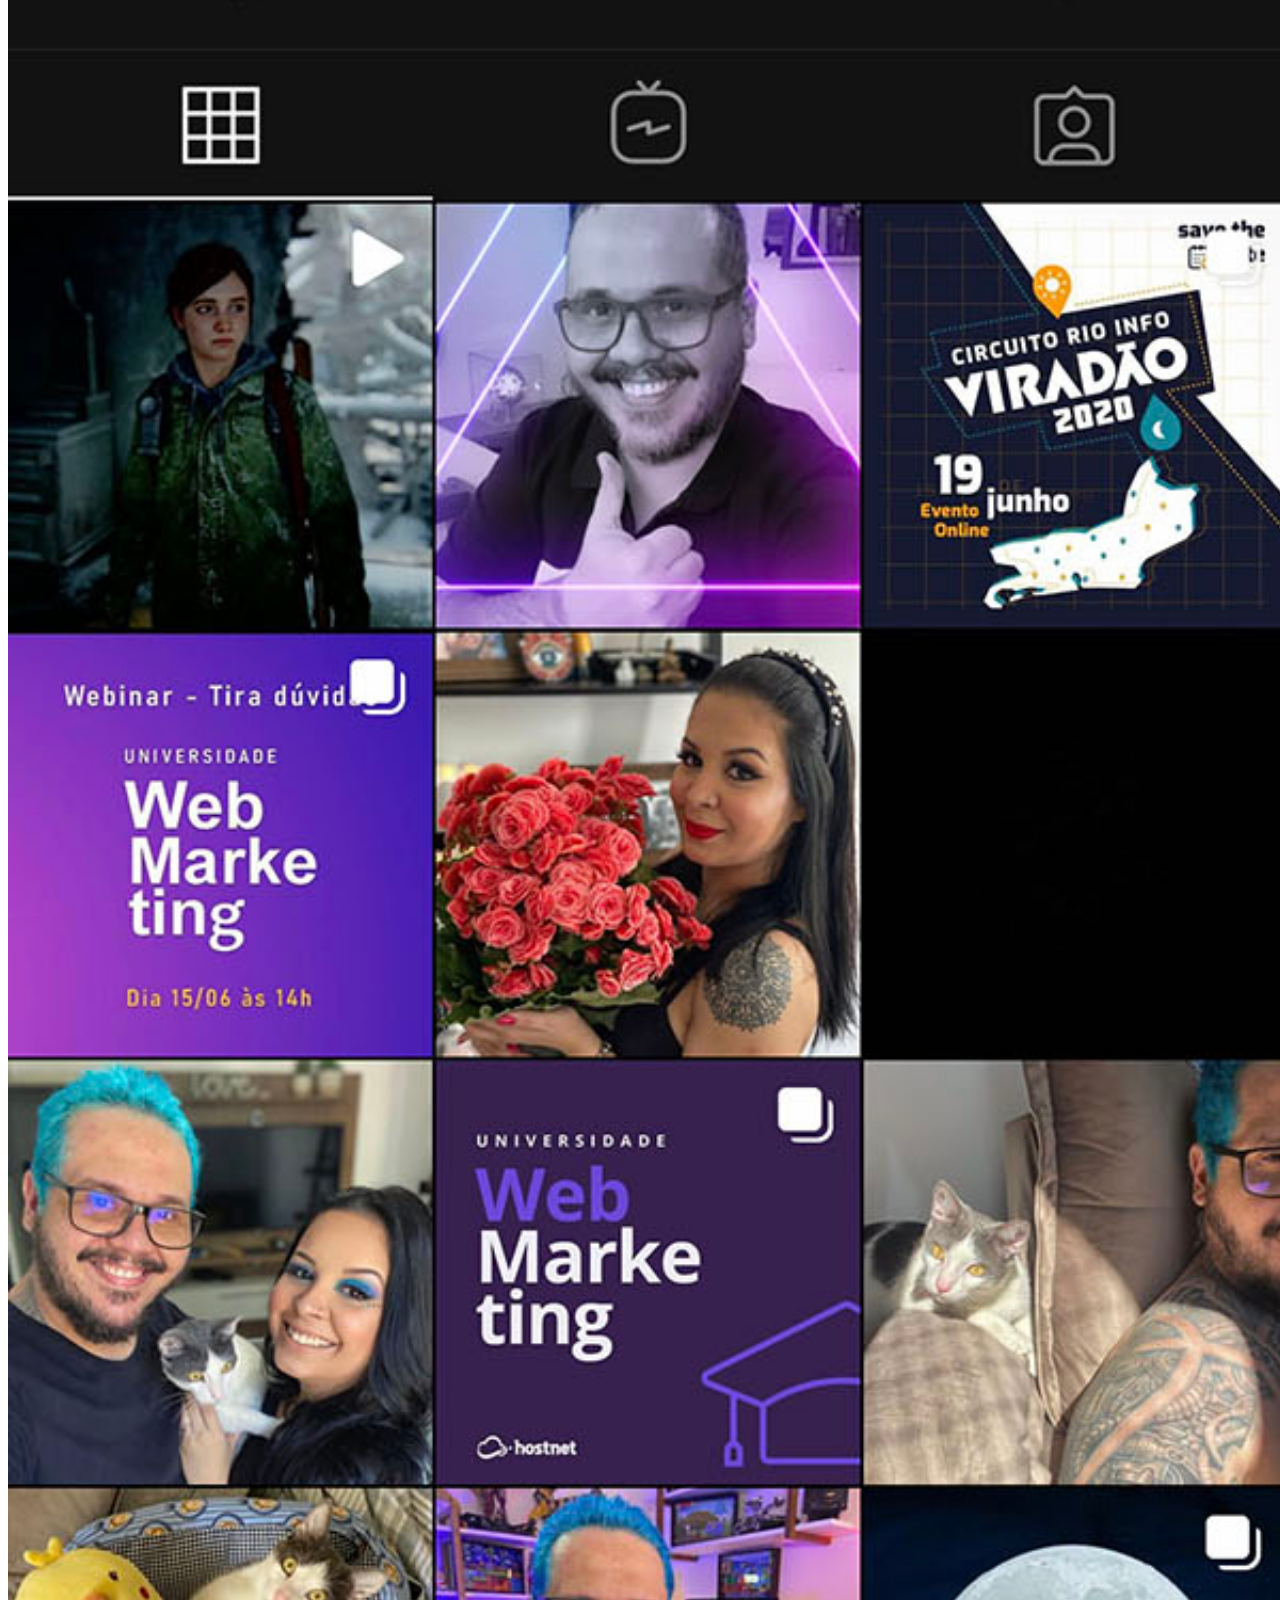
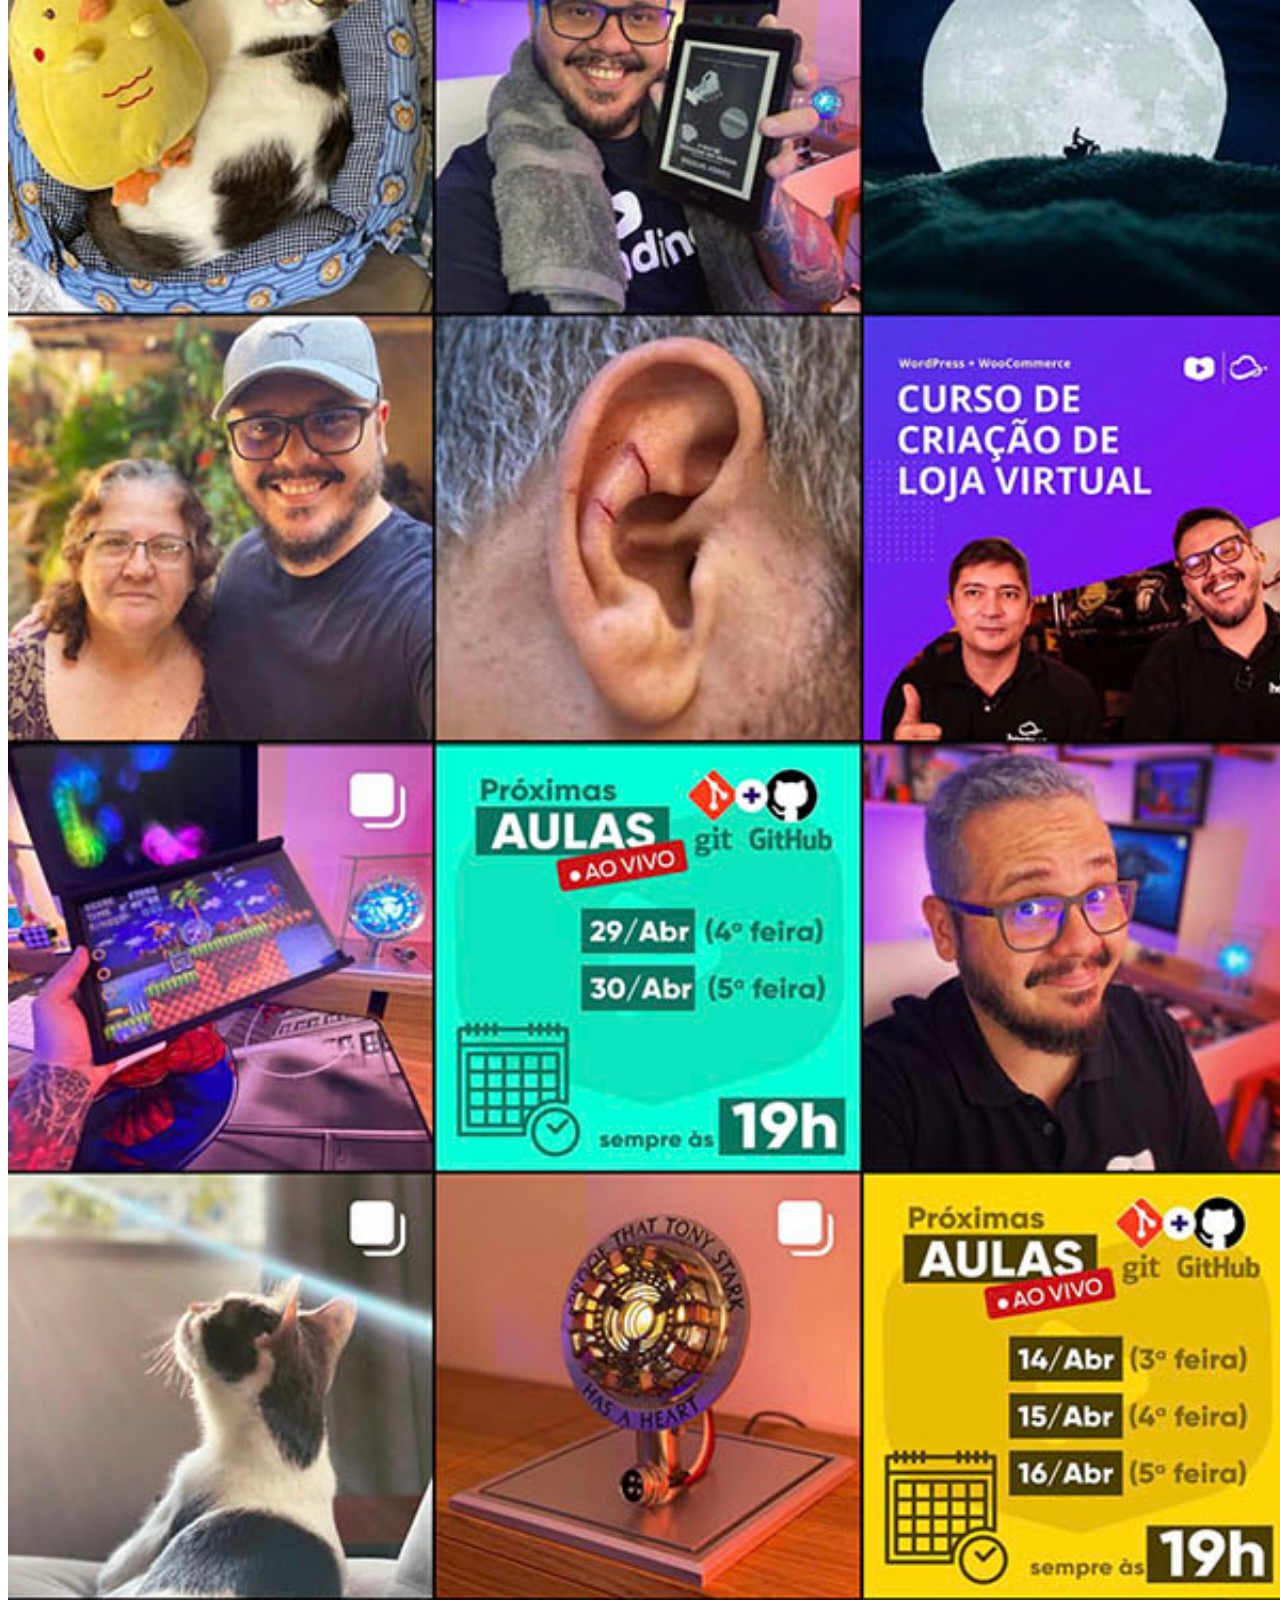
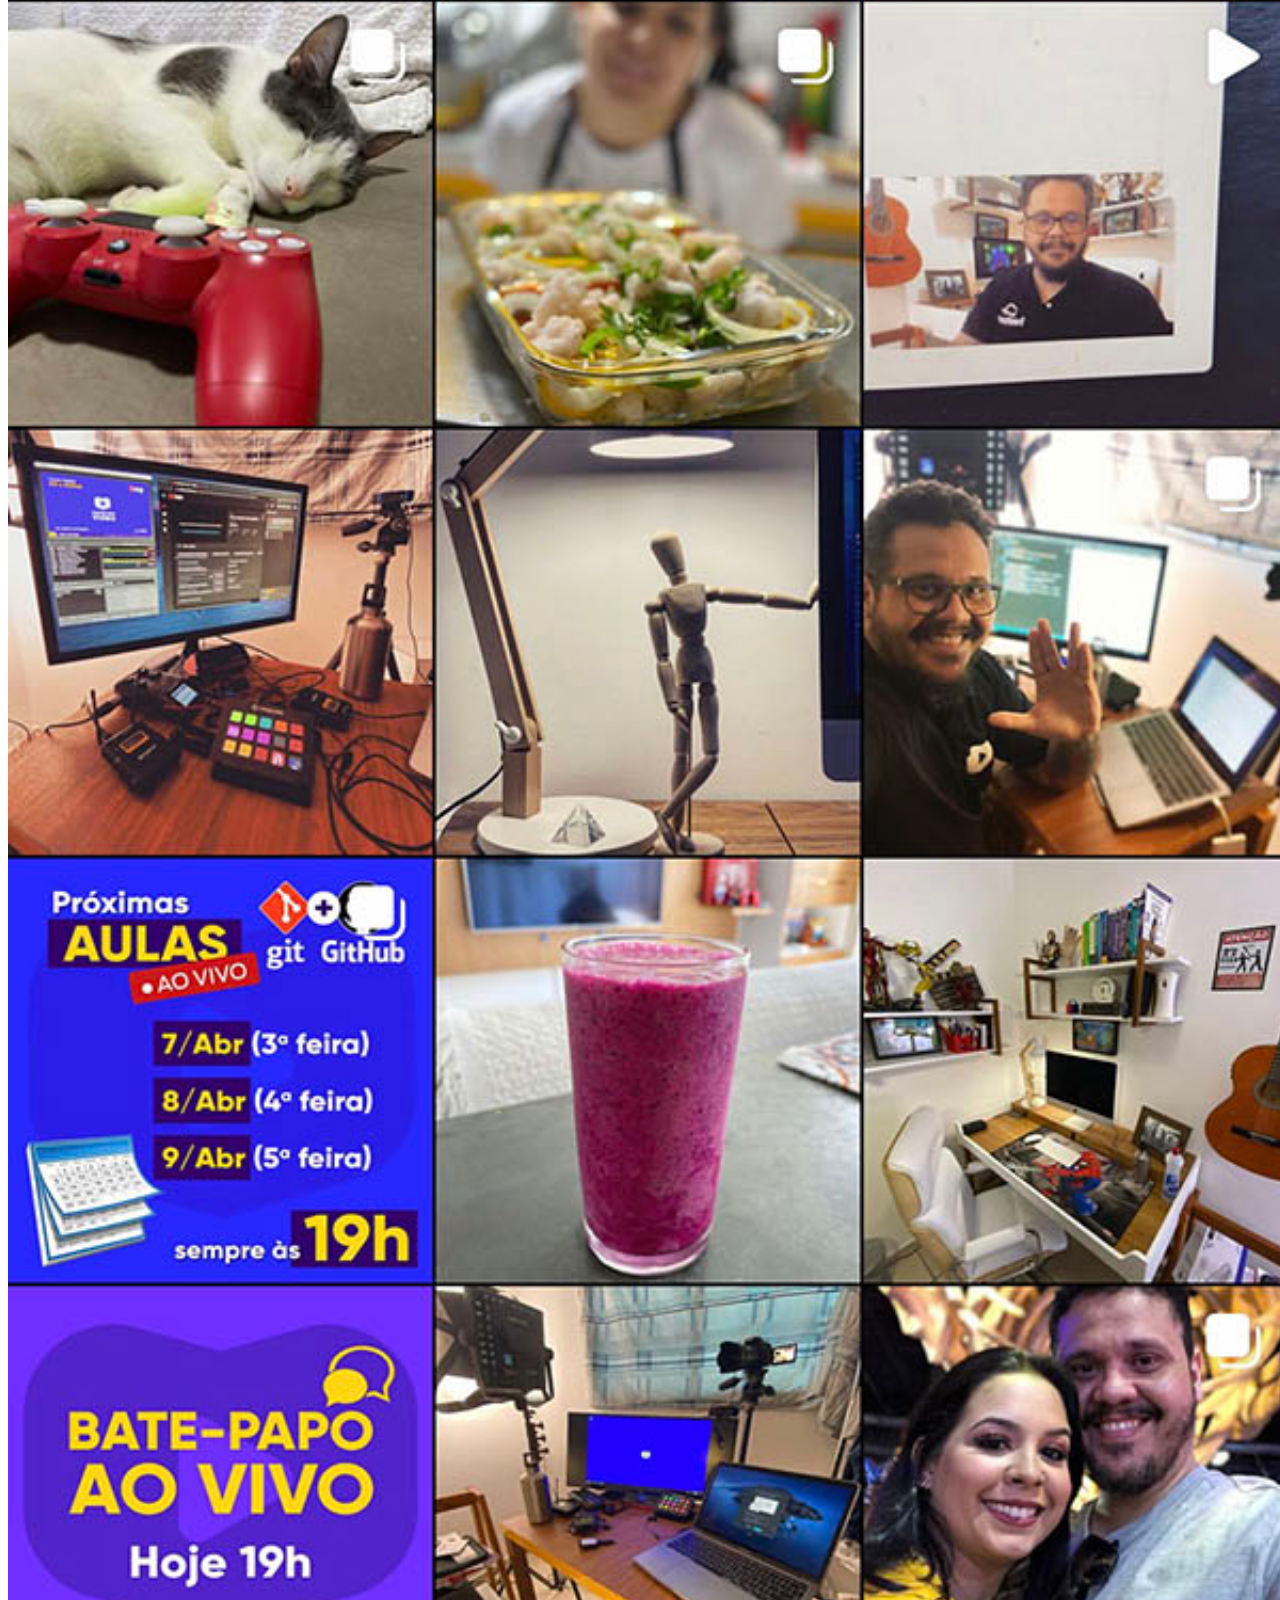
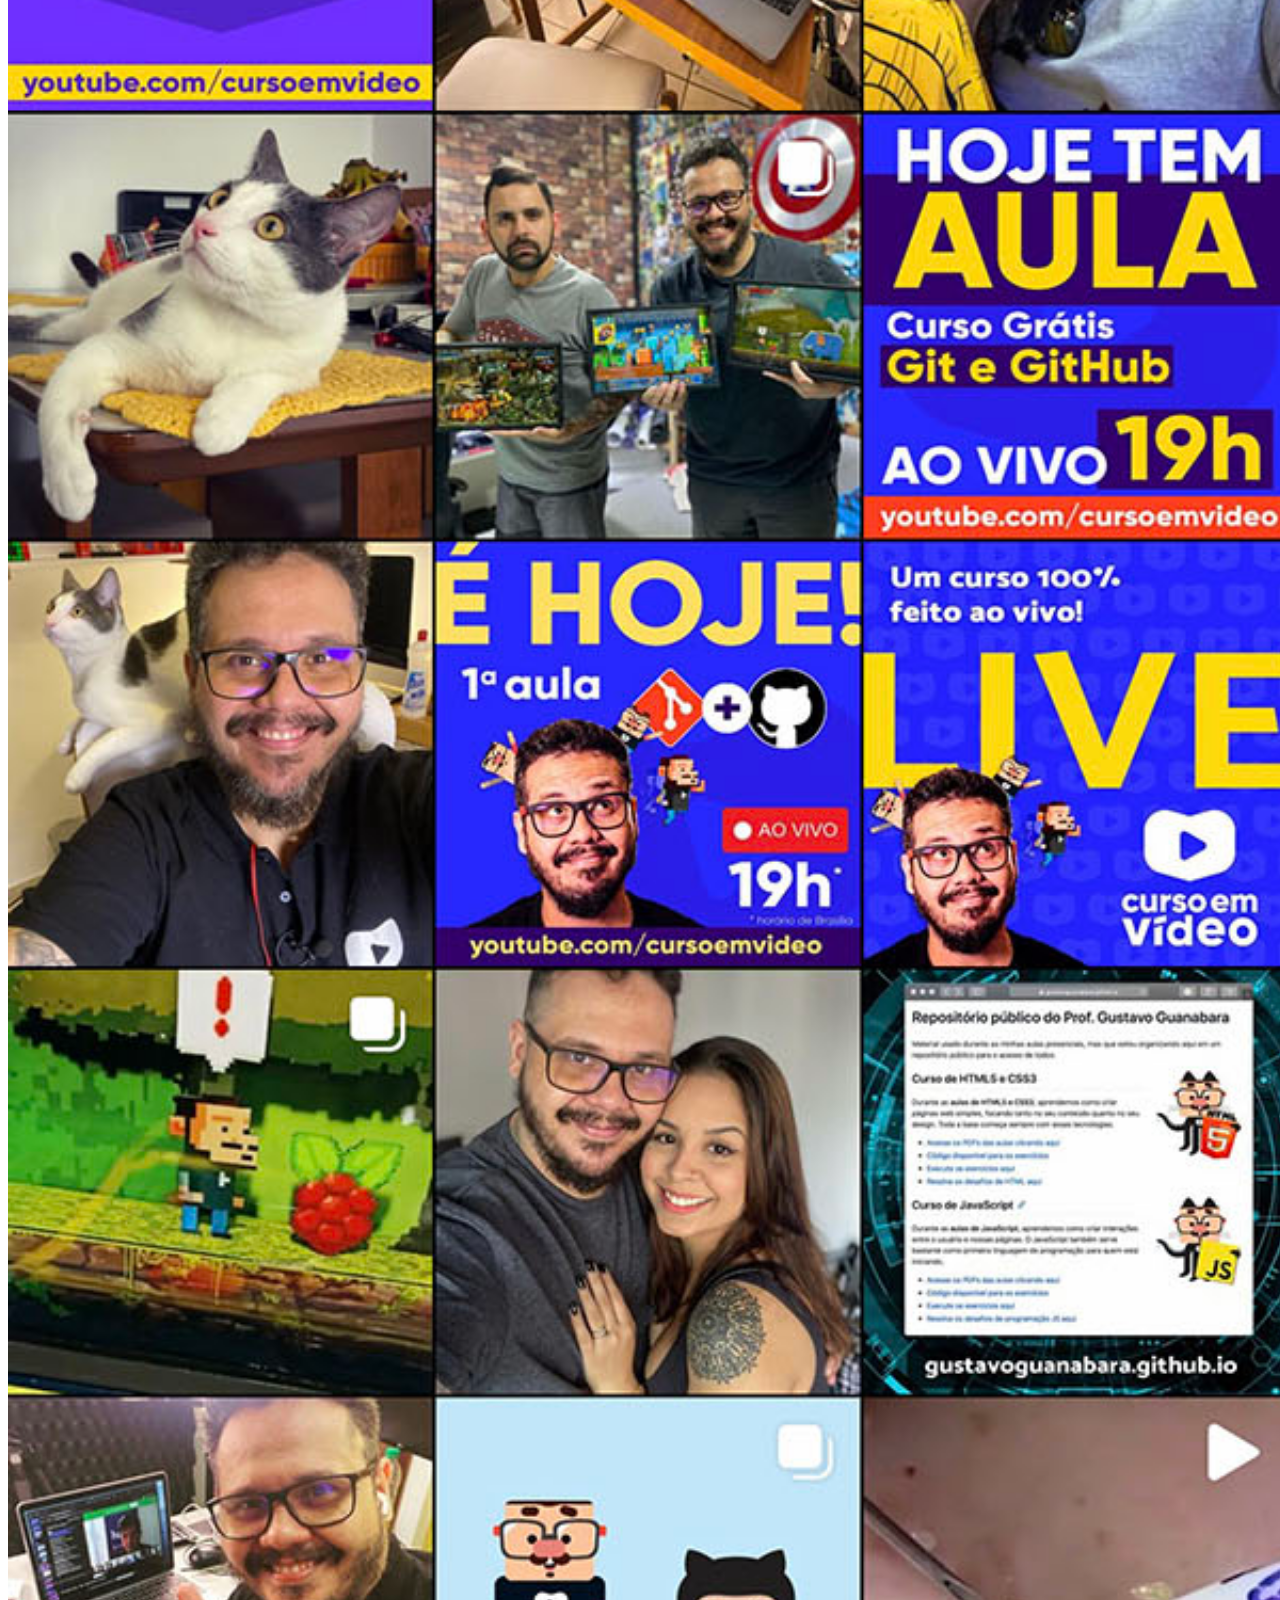
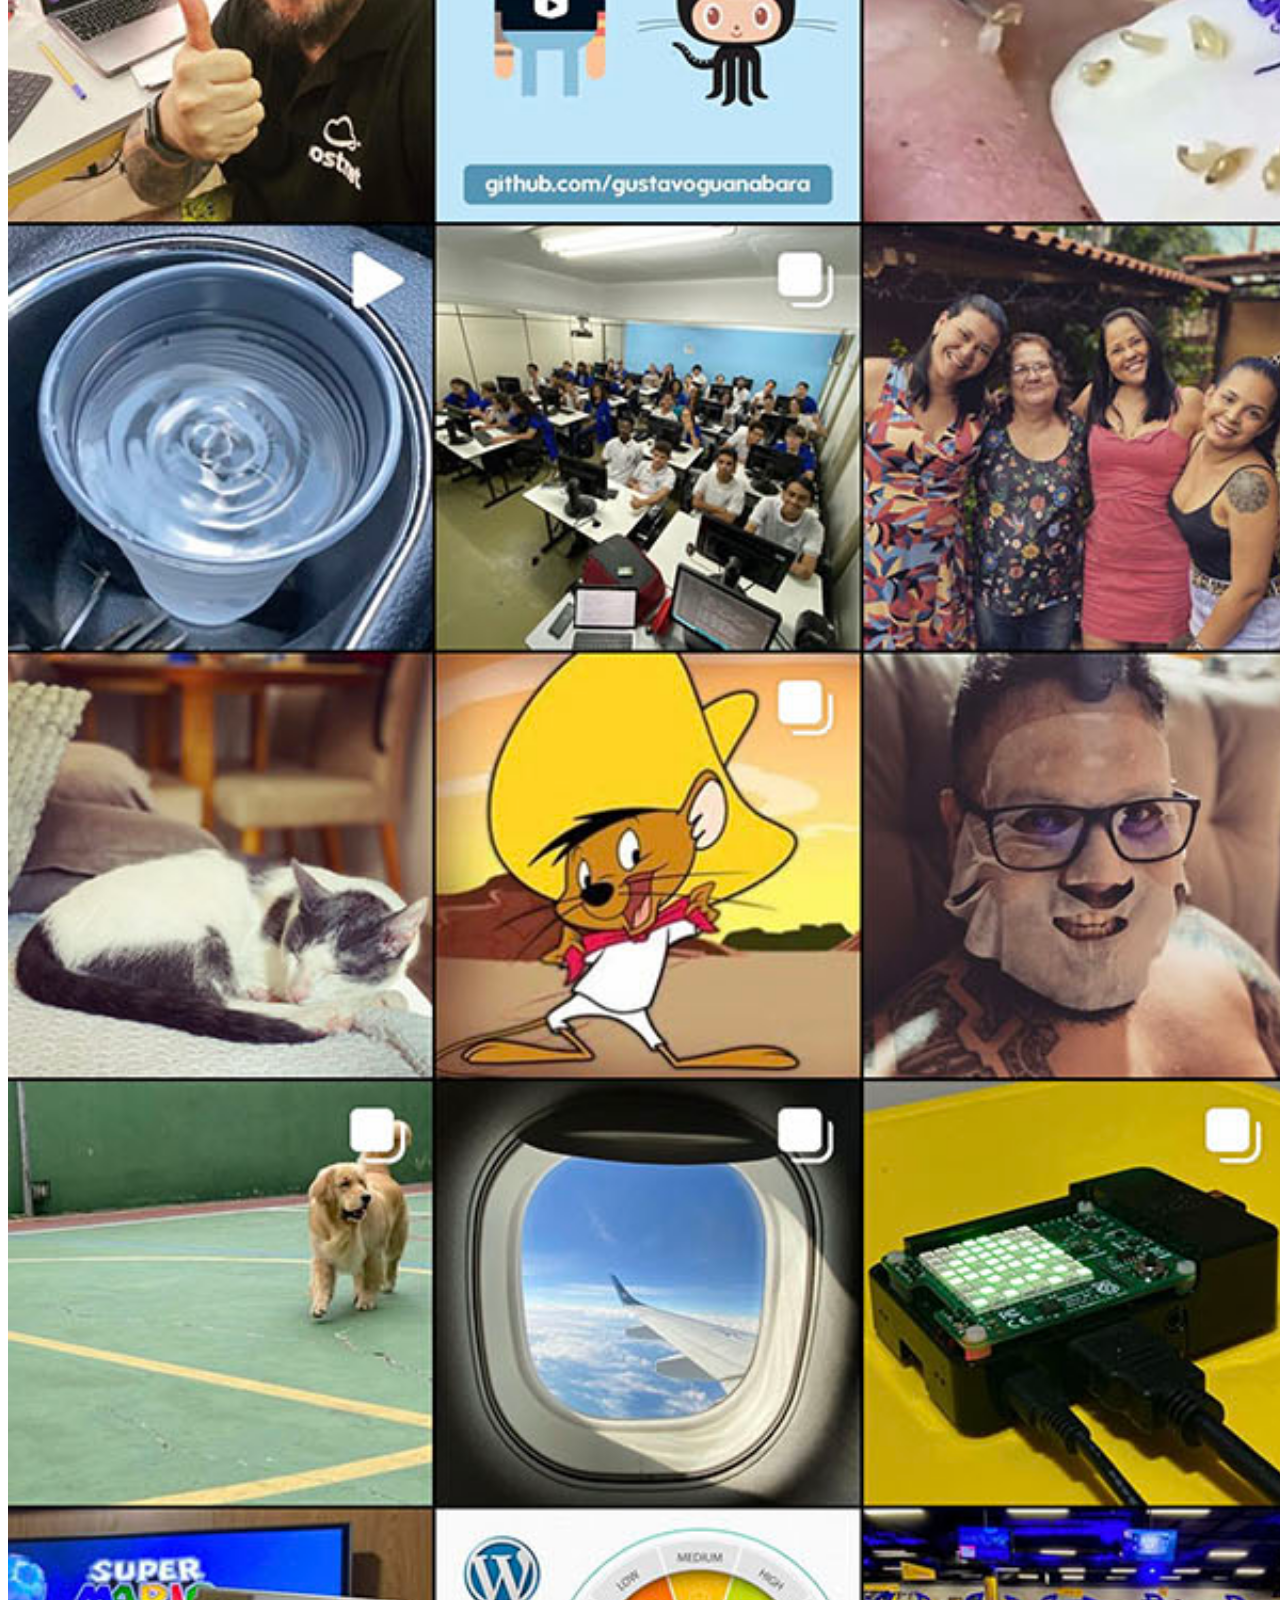
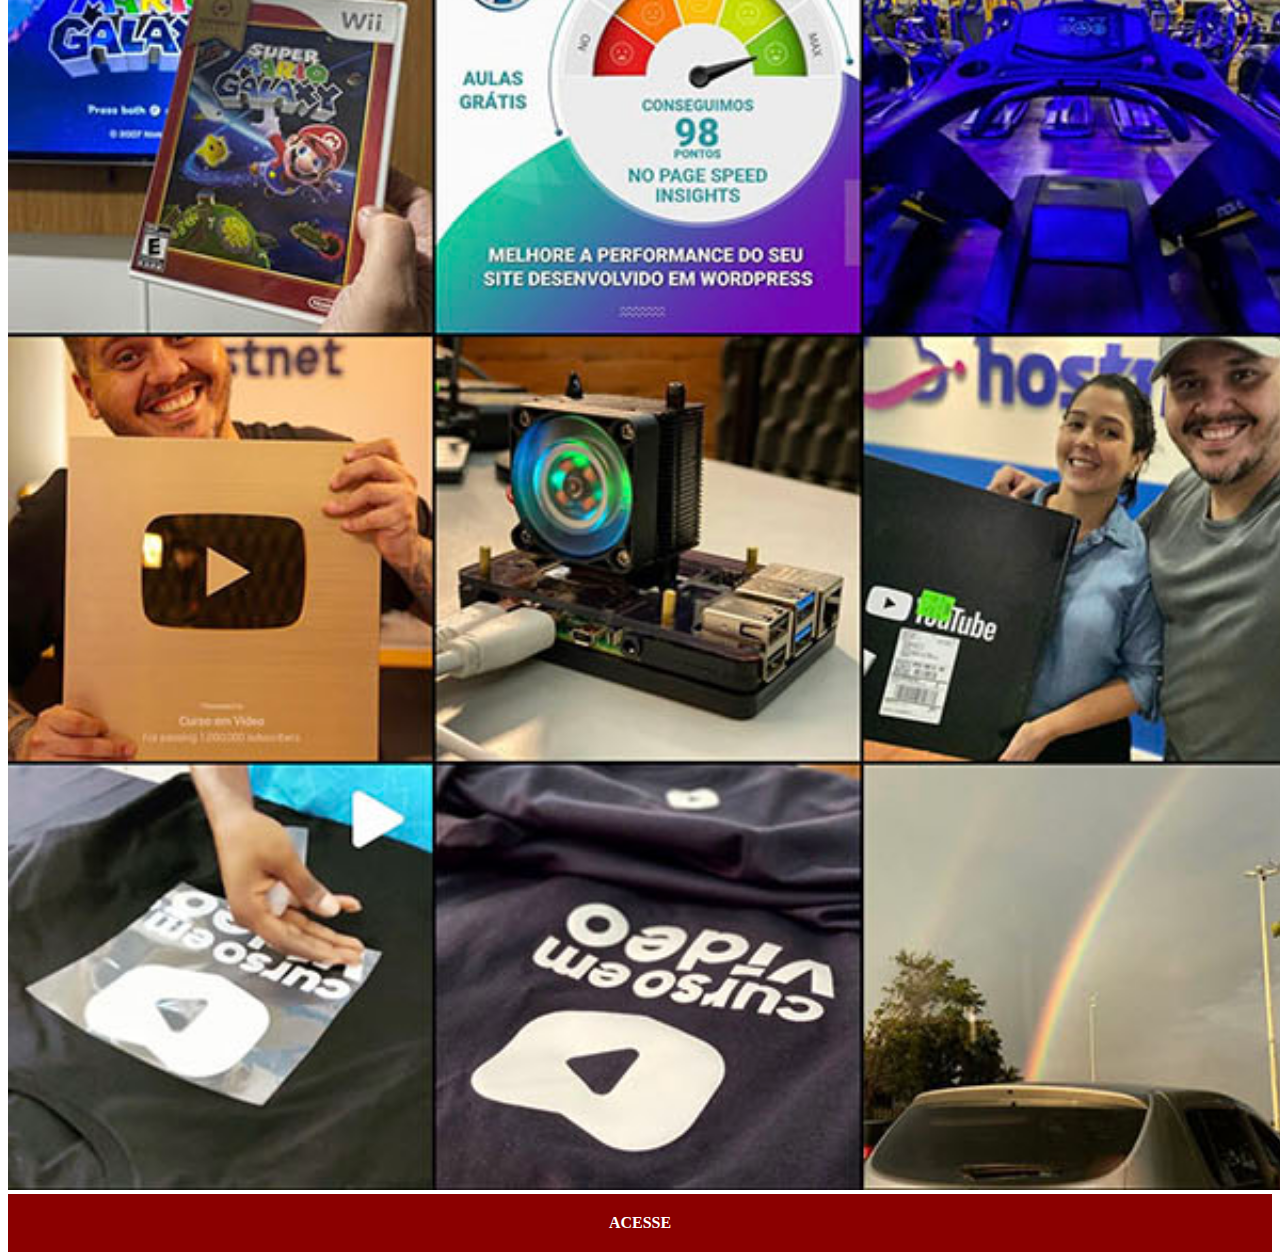
<file: instagram.html>
<!DOCTYPE html>
<html lang="pt-br">
<head>
    <meta charset="UTF-8">
    <meta name="viewport" content="width=device-width, initial-scale=1.0">
    <title>instagram</title>
    <link rel="stylesheet" href="estilos/social.css">
</head>
<body>
    <img src="imagens/tela-instagram.jpg" alt=""><a href="https://www.instagram.com/" target="_blank">ACESSE</a>
</body>
</html>
</file>
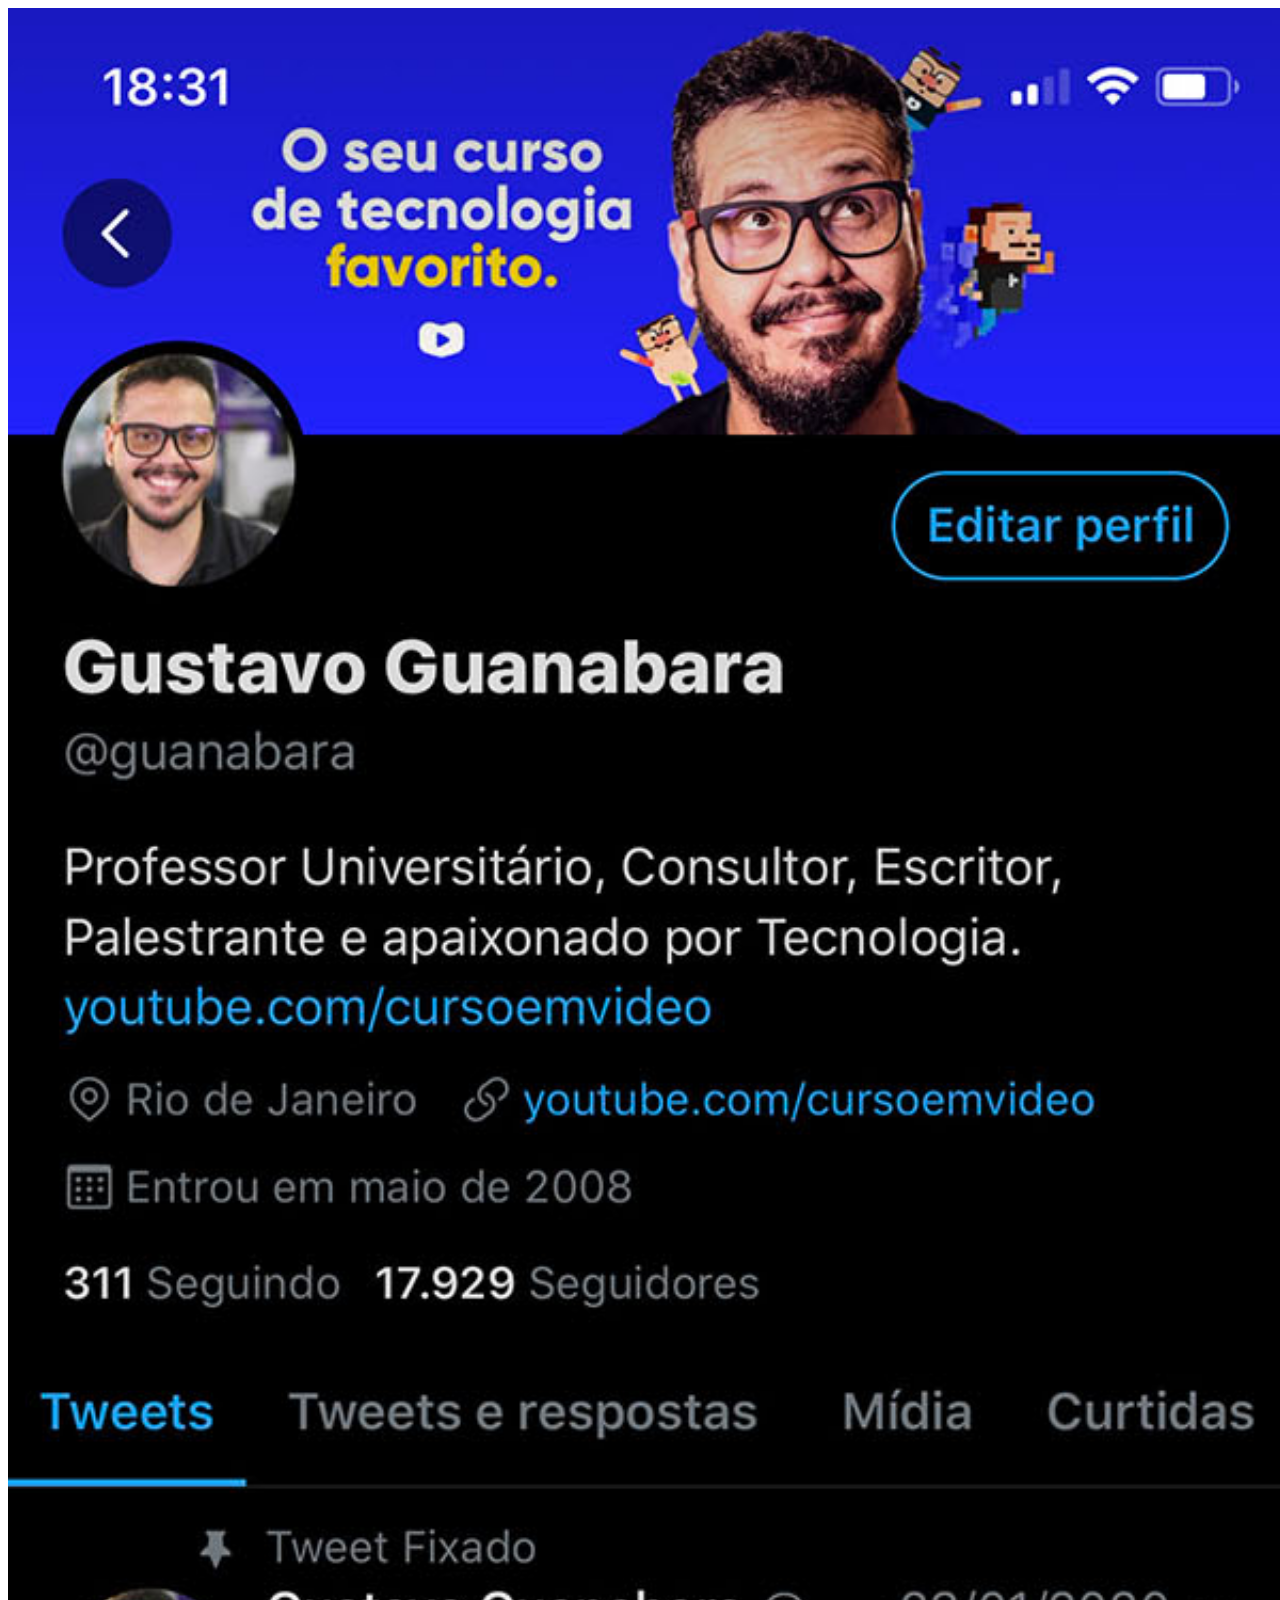
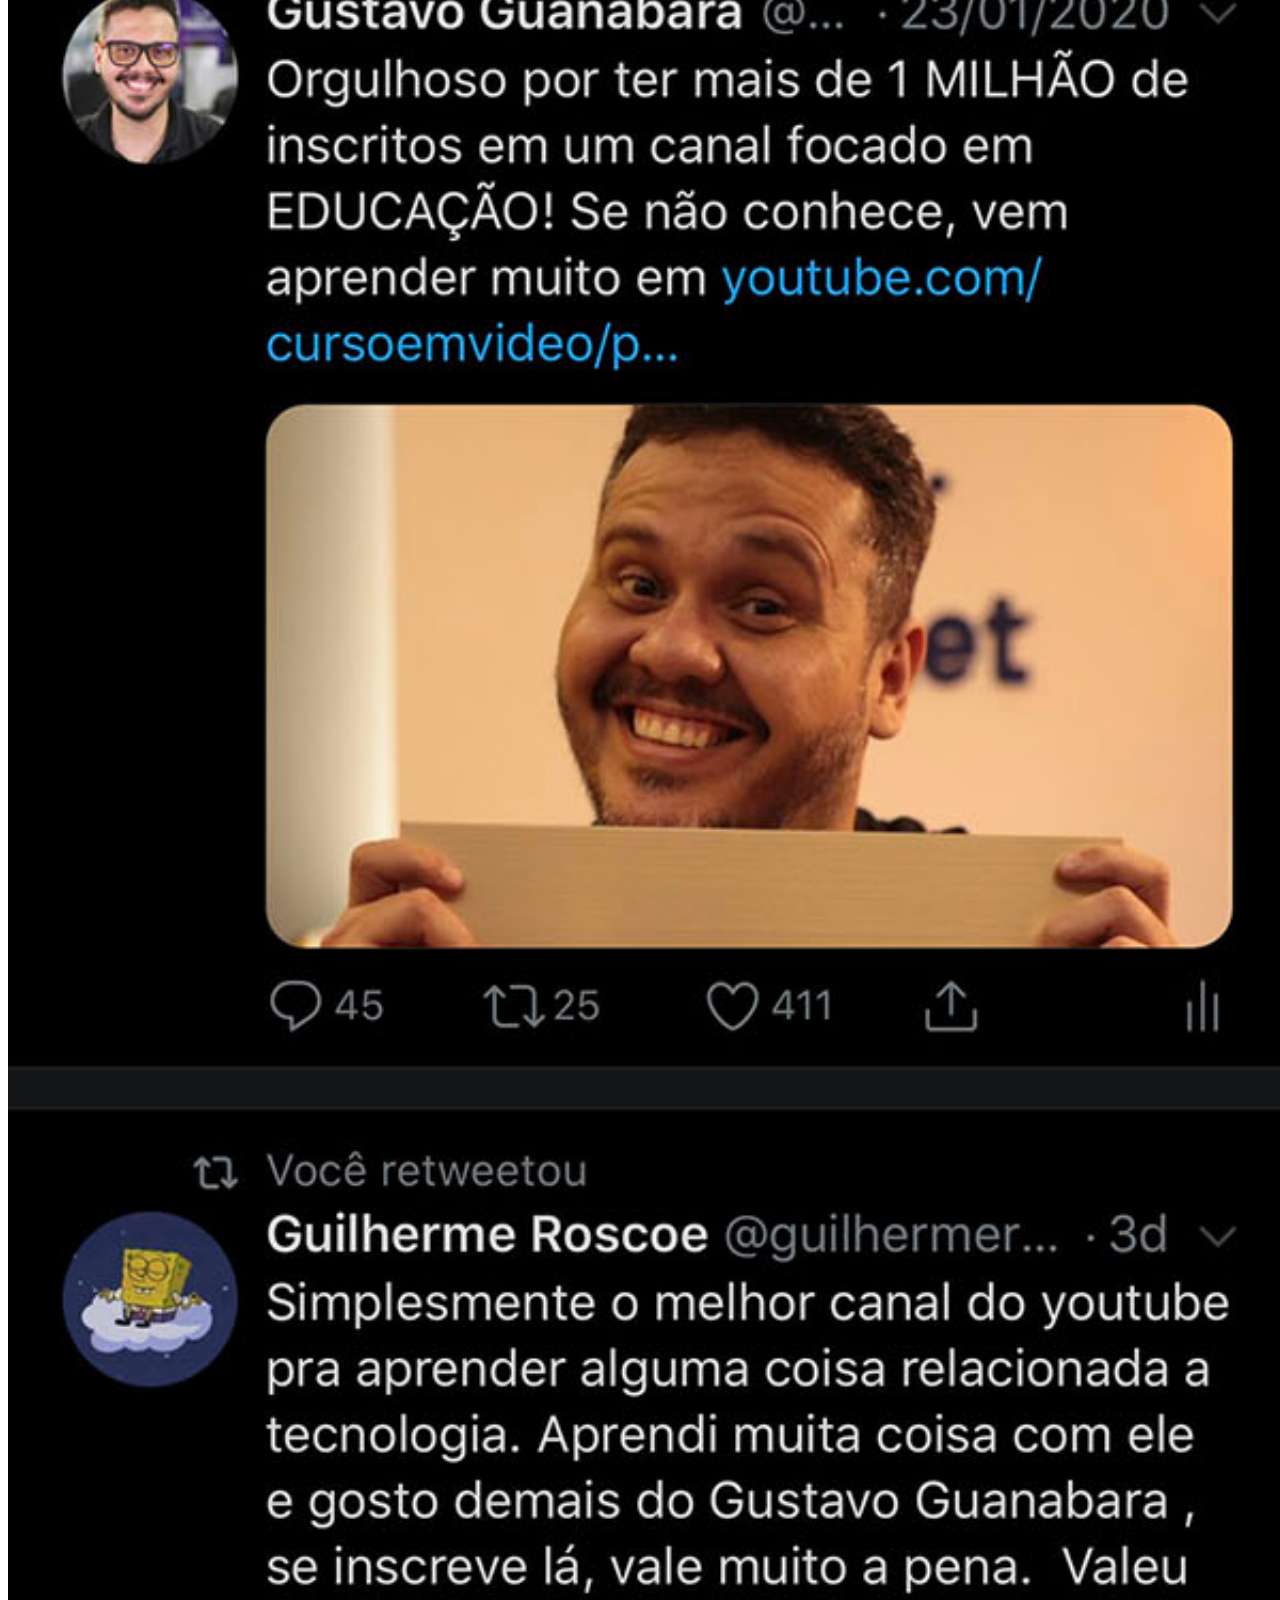
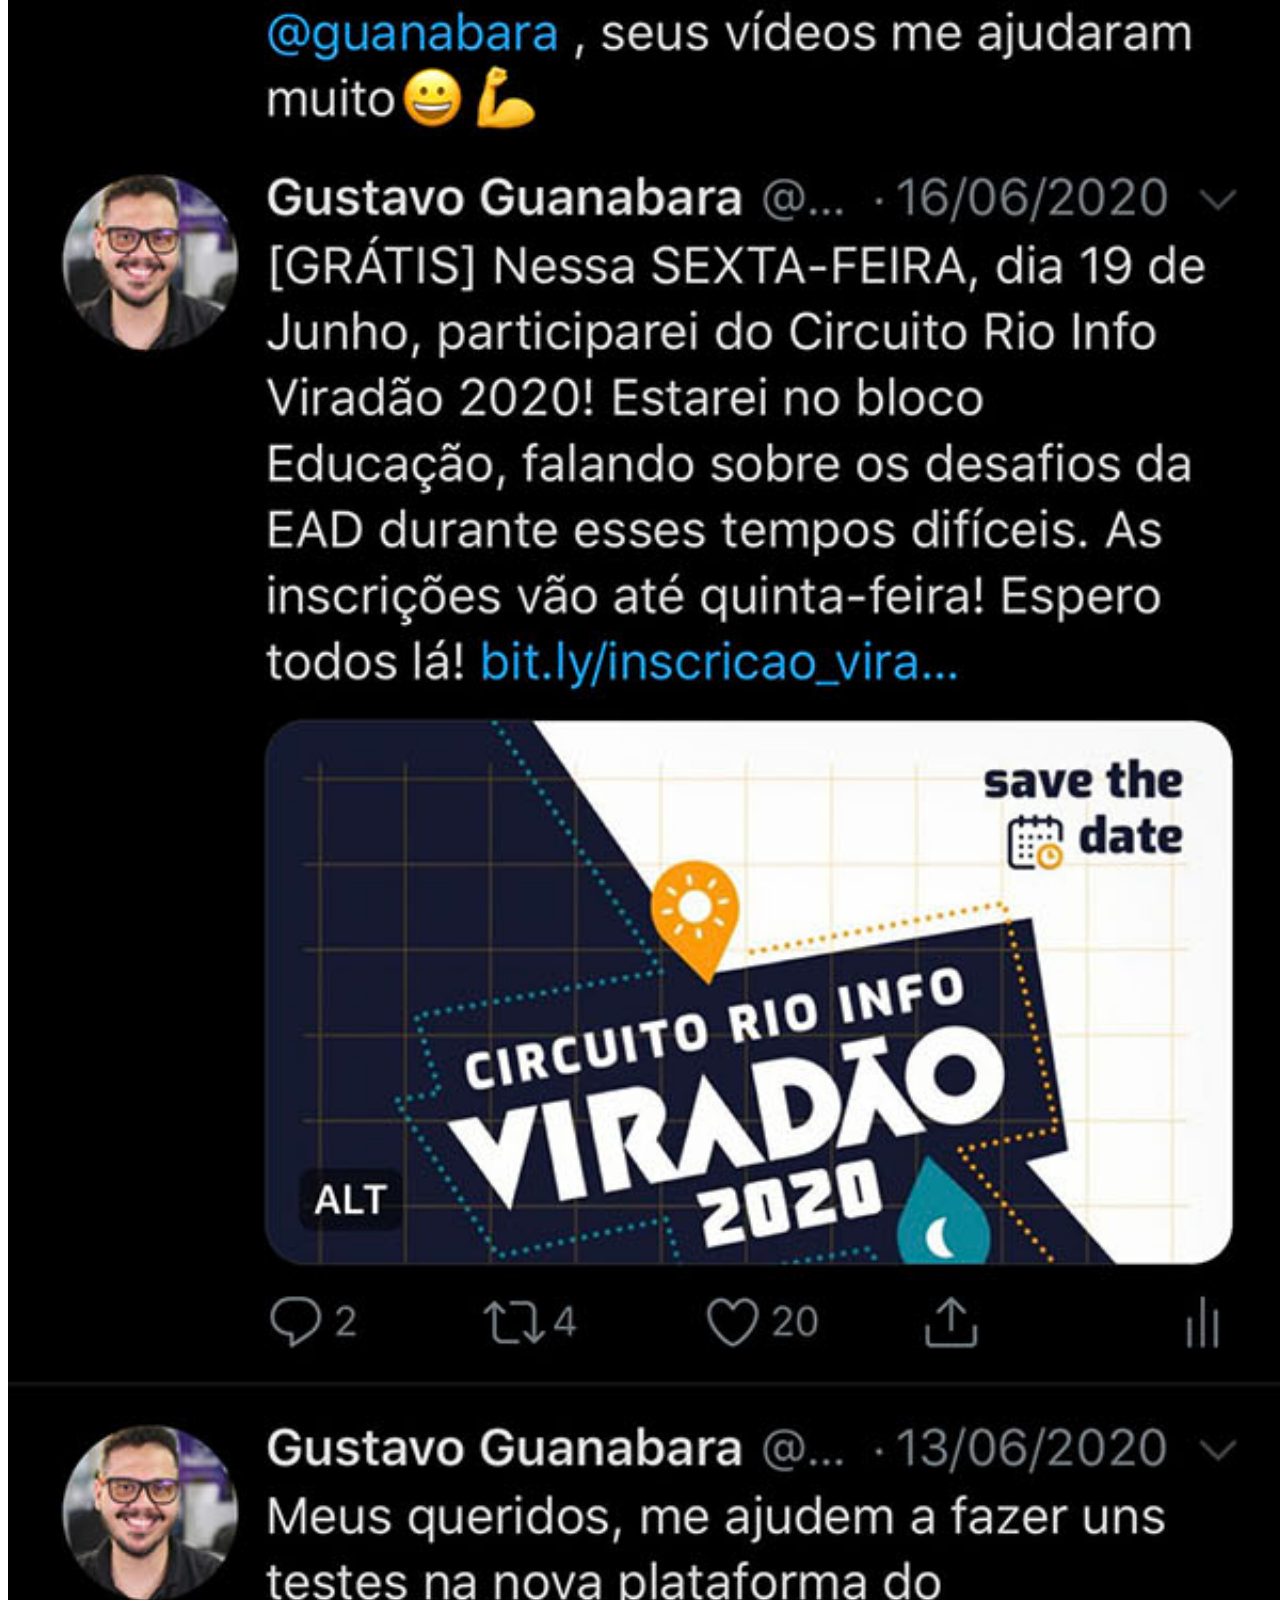
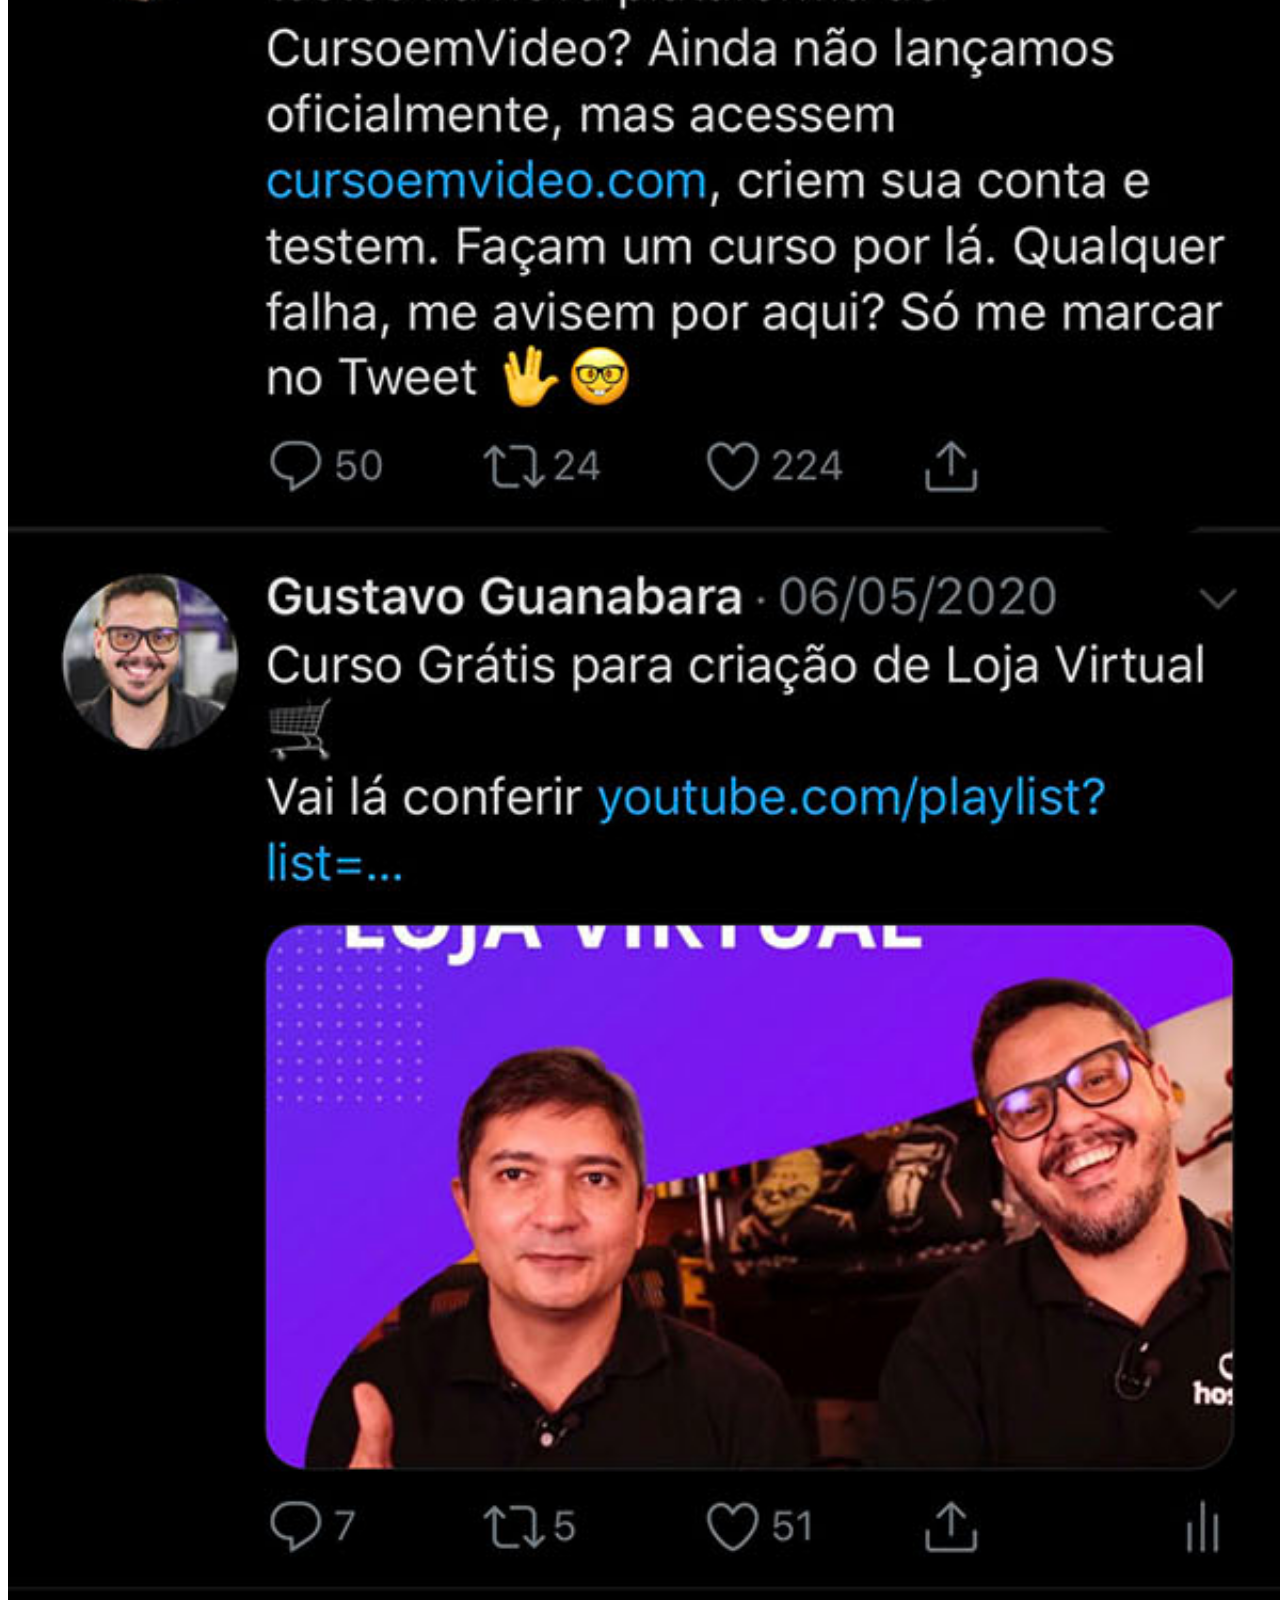
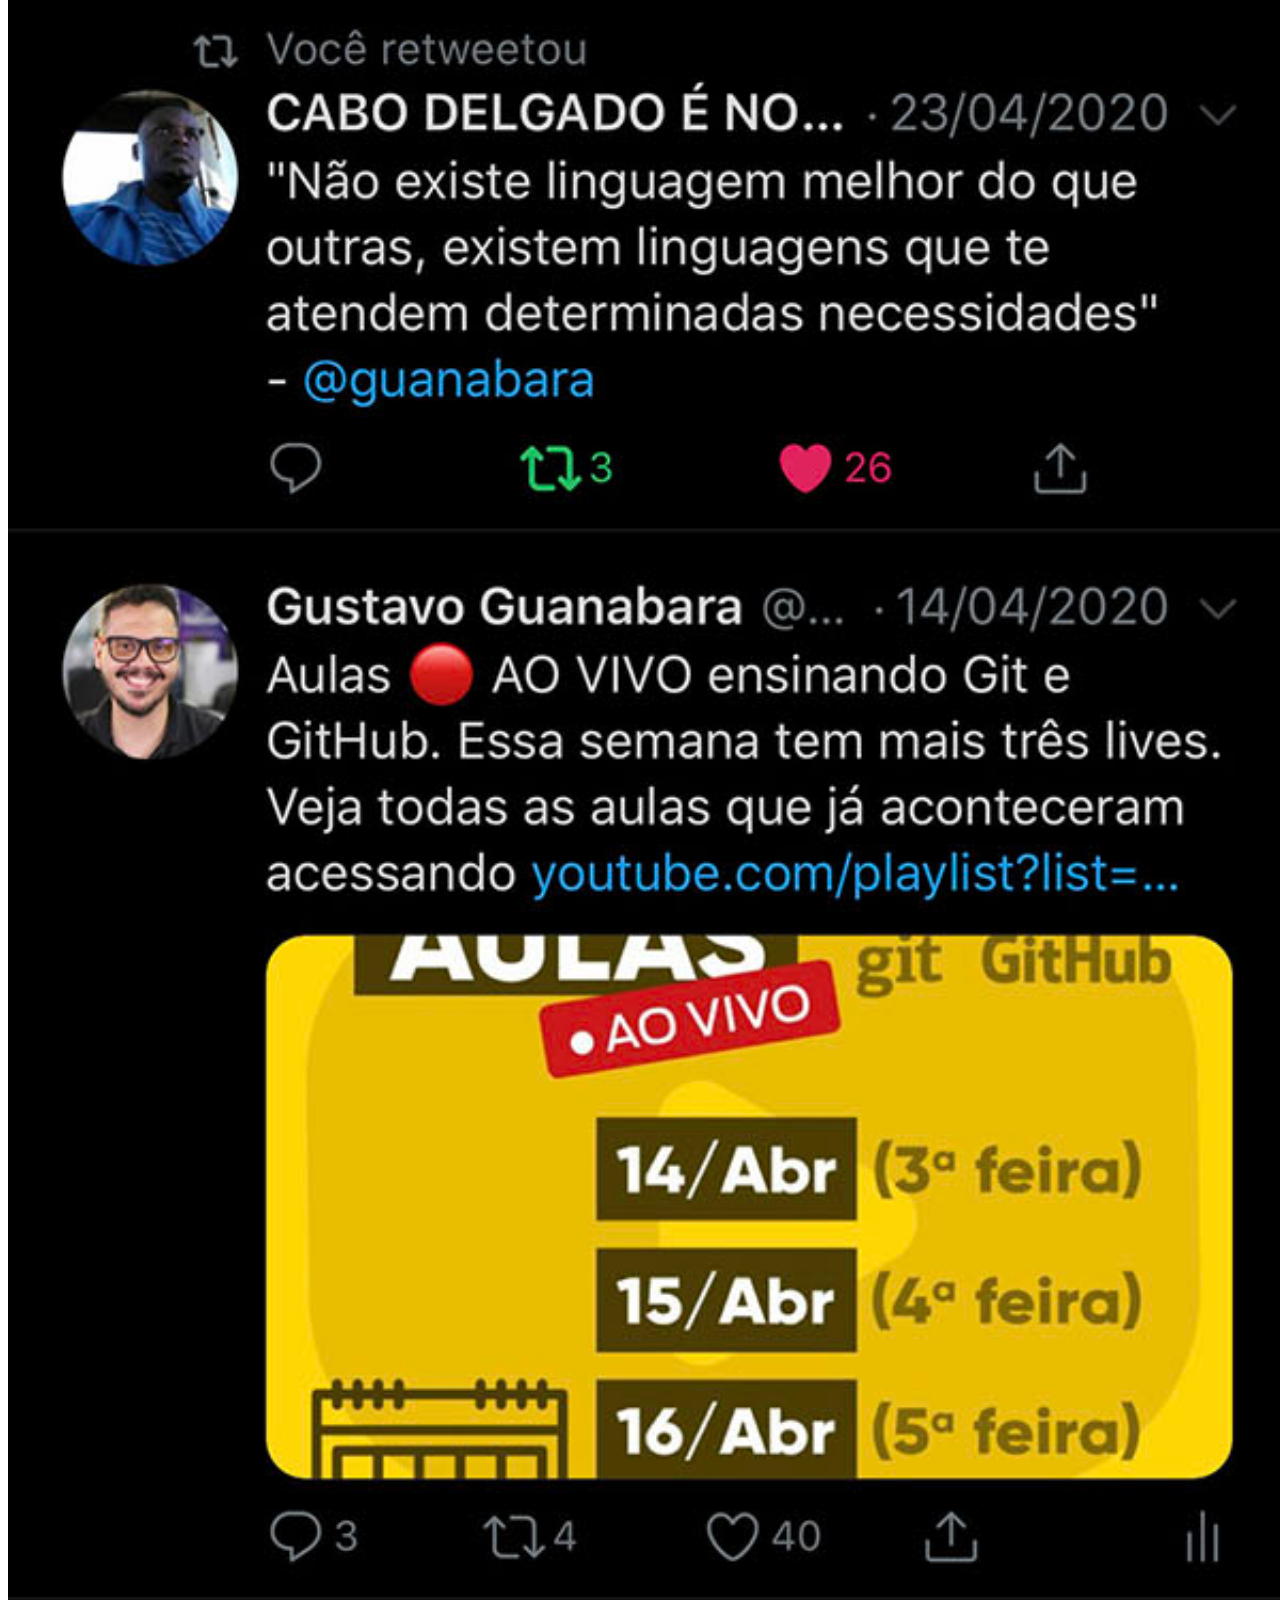
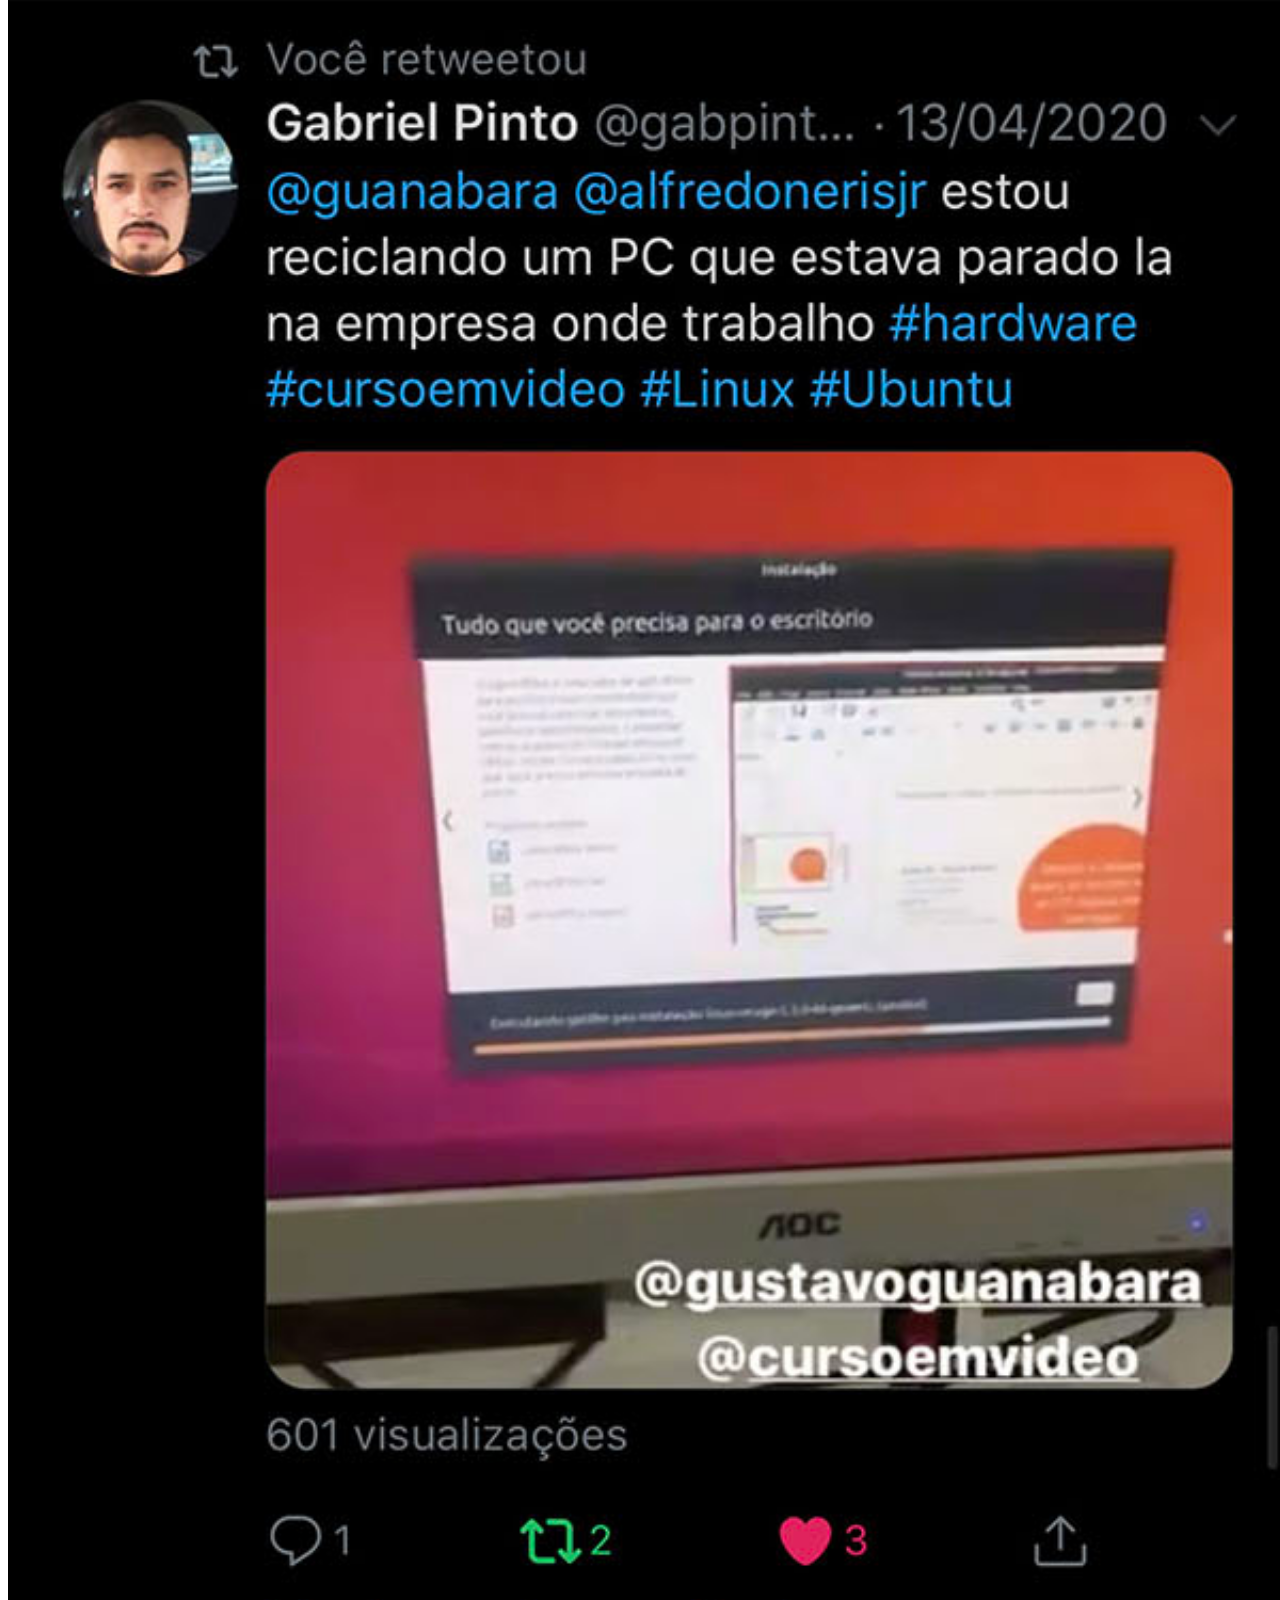
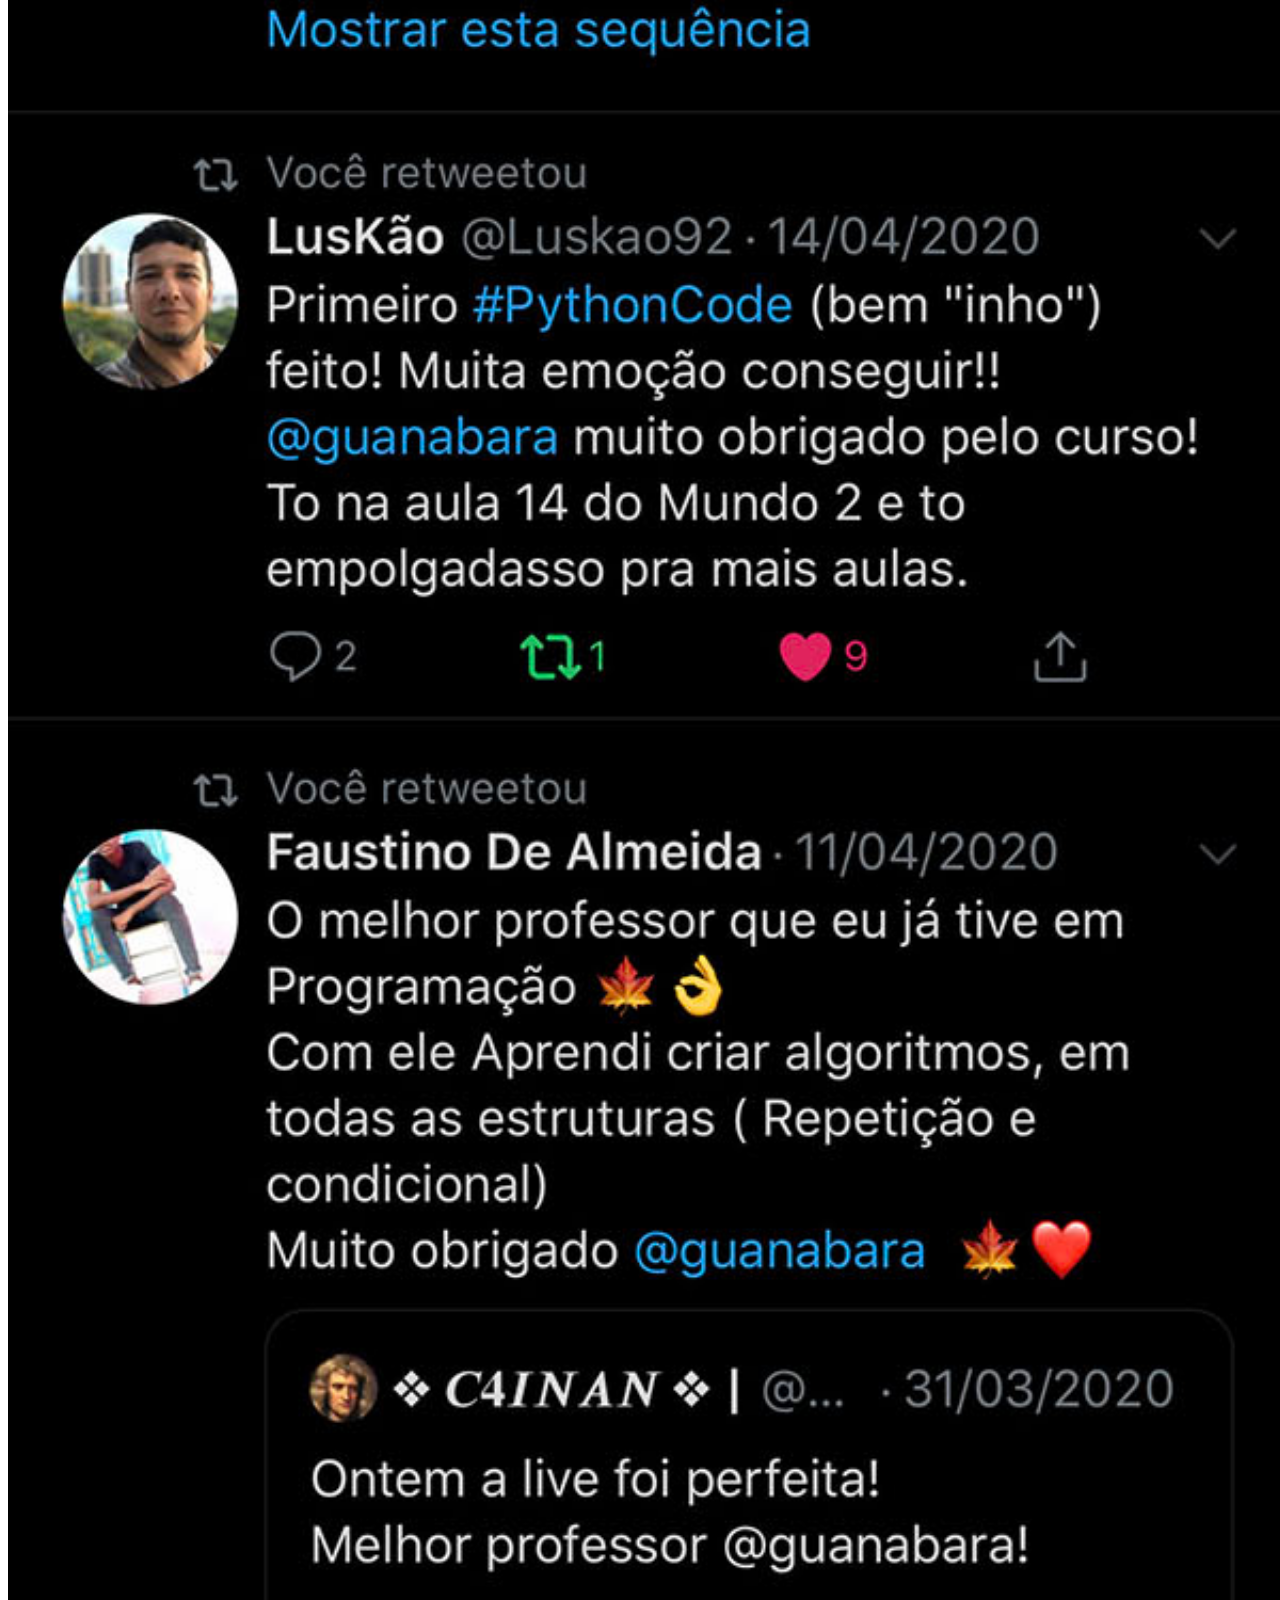
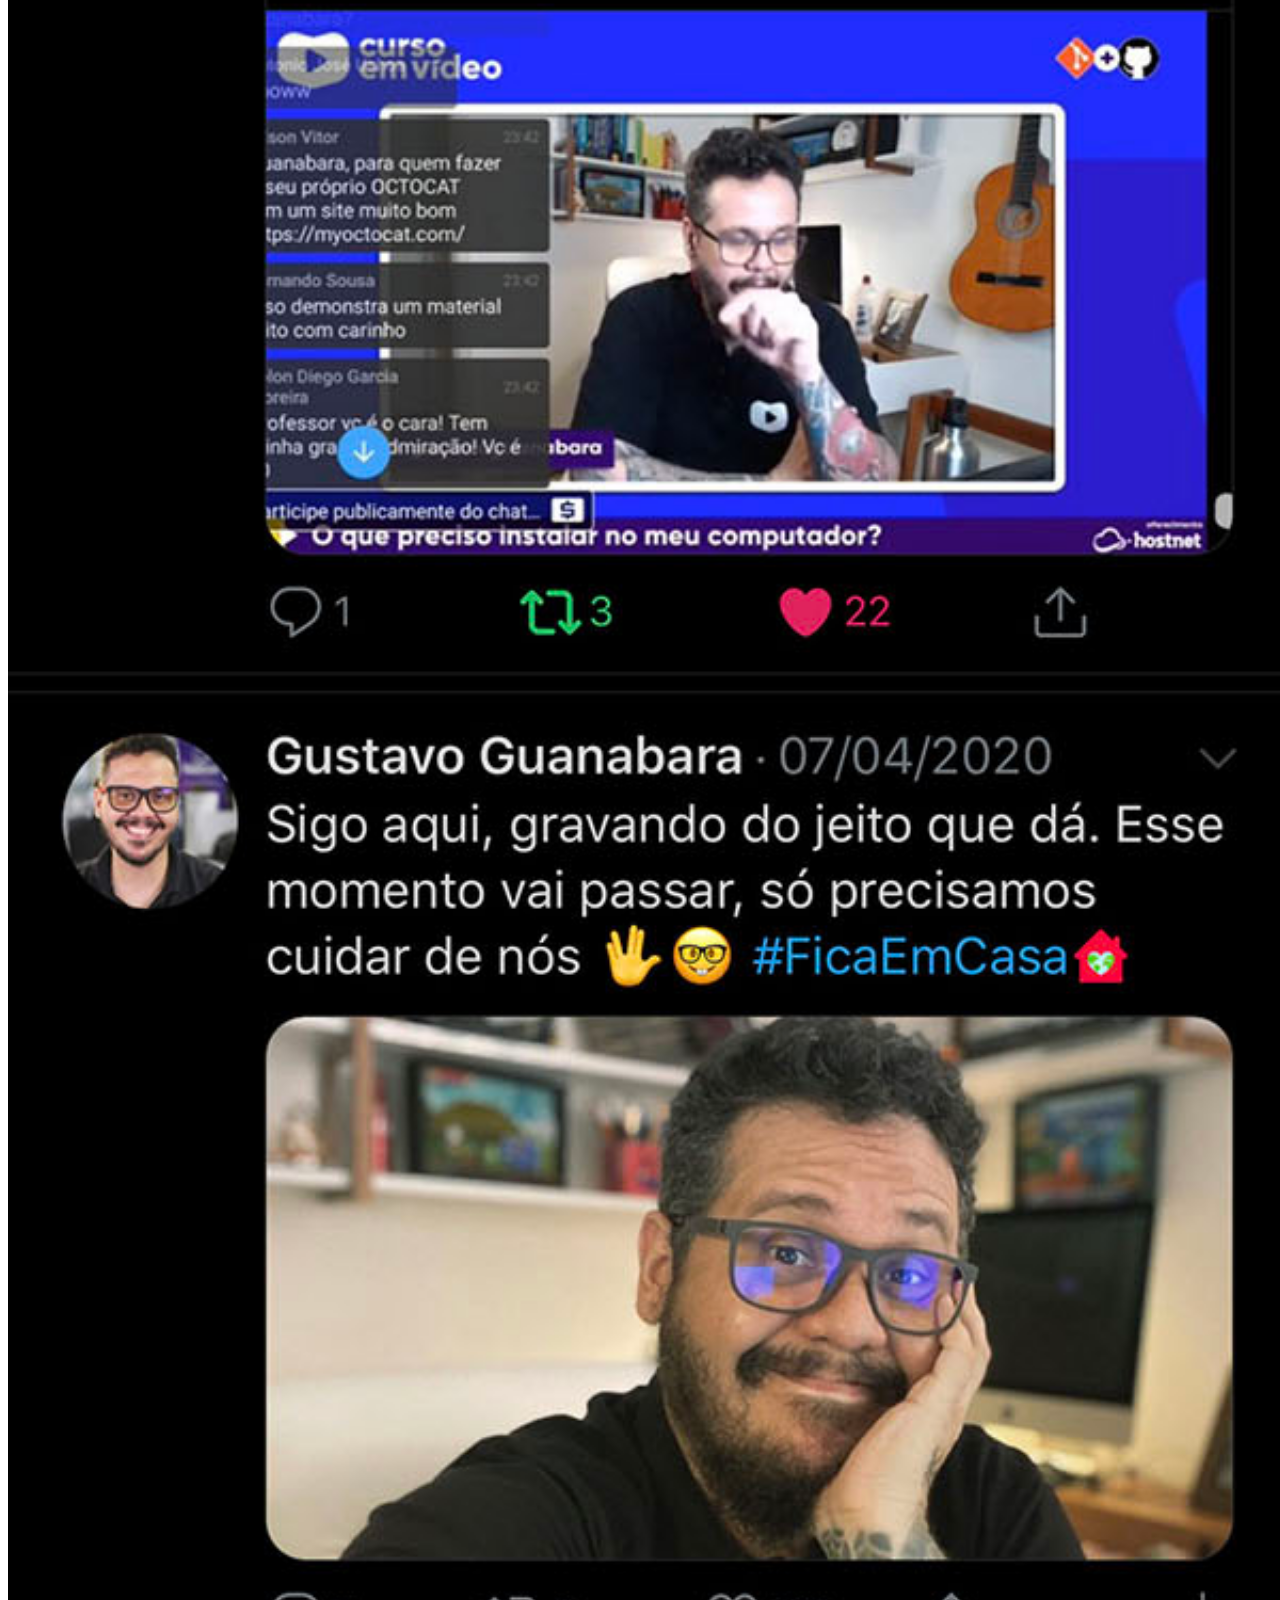
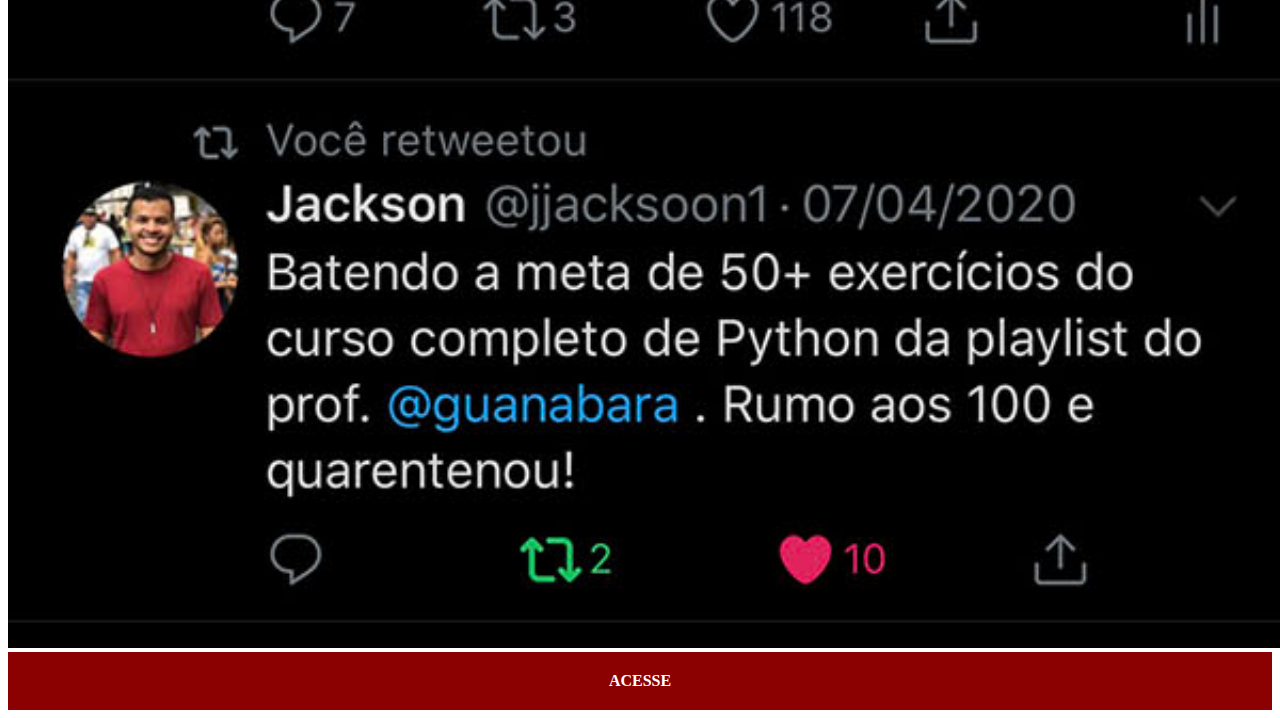
<file: twitter.html>
<!DOCTYPE html>
<html lang="pt-br">
<head>
    <meta charset="UTF-8">
    <meta name="viewport" content="width=device-width, initial-scale=1.0">
    <title>instagram</title>
    <link rel="stylesheet" href="estilos/social.css">
</head>
<body>
    <img src="imagens/tela-twitter.jpg" alt=""><a href="https://twitter.com/i/flow/login" target="_blank">ACESSE</a>
</body>
</html>
</file>
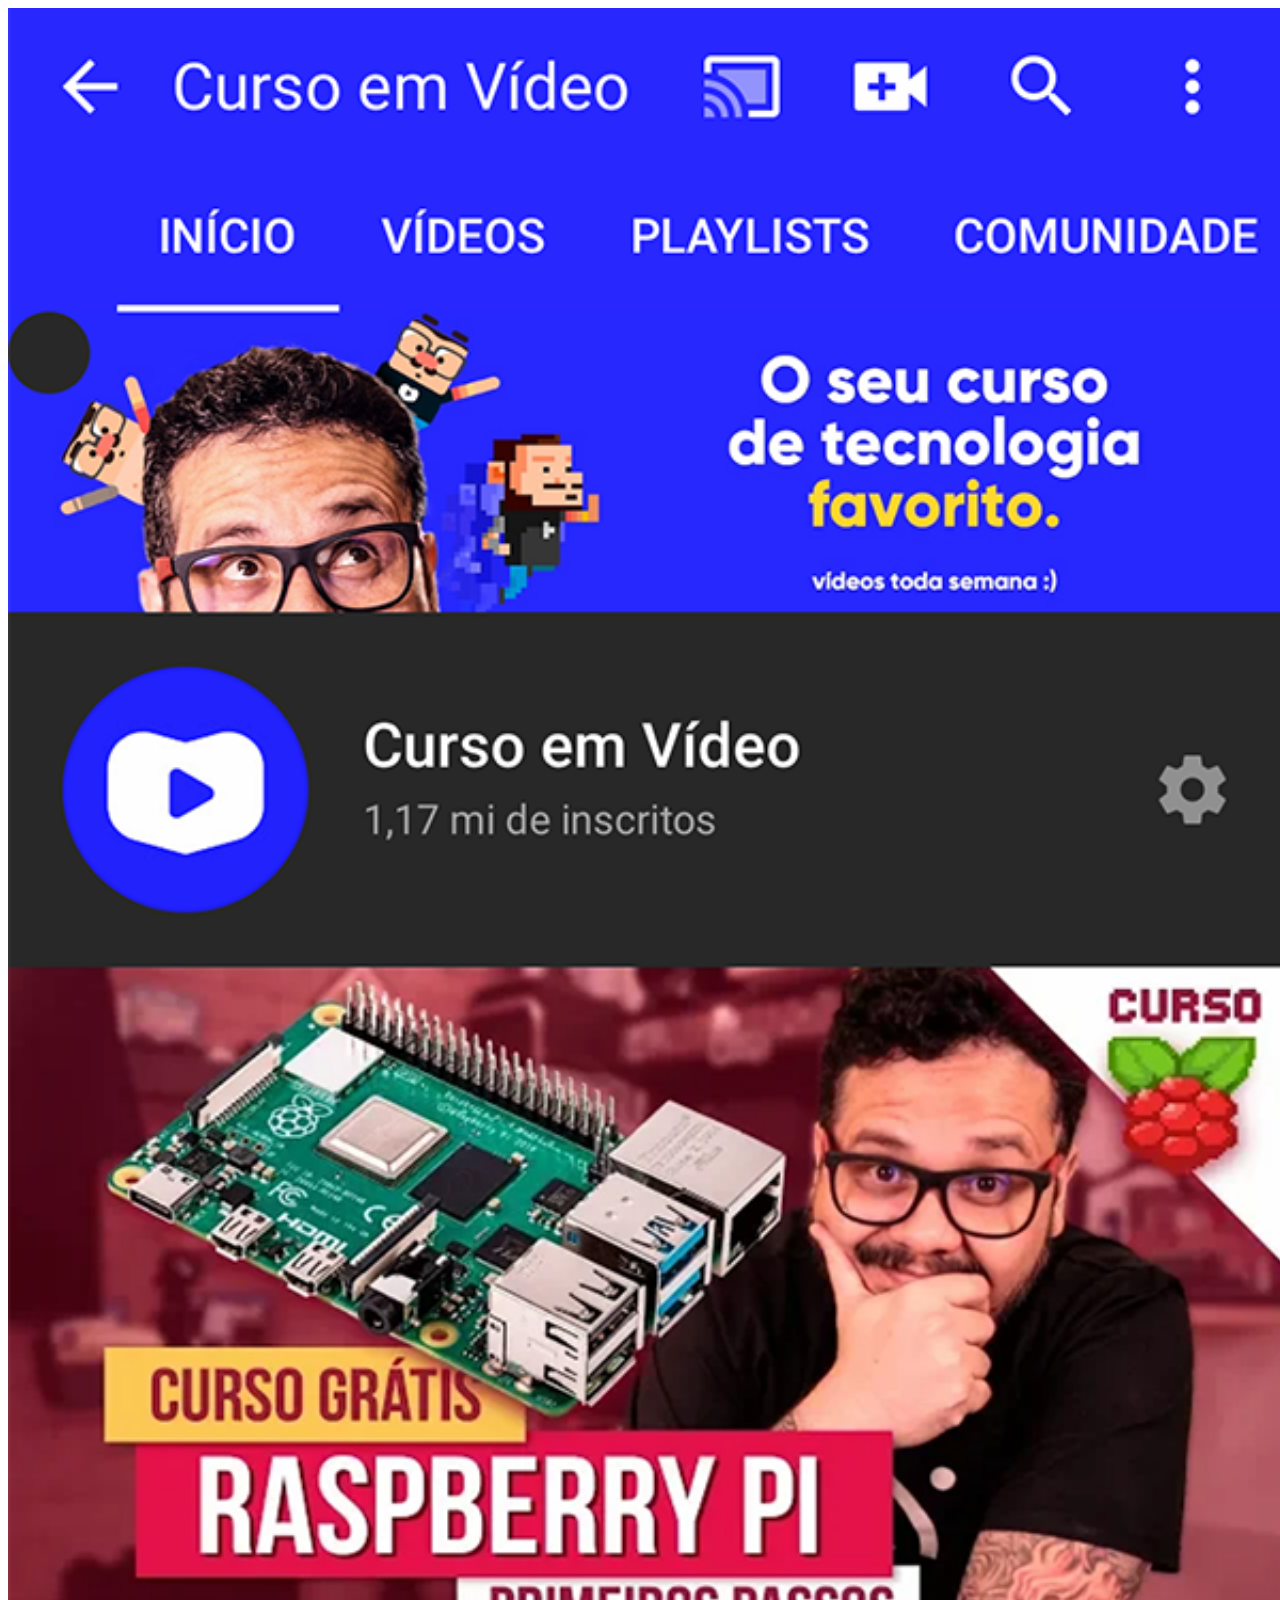
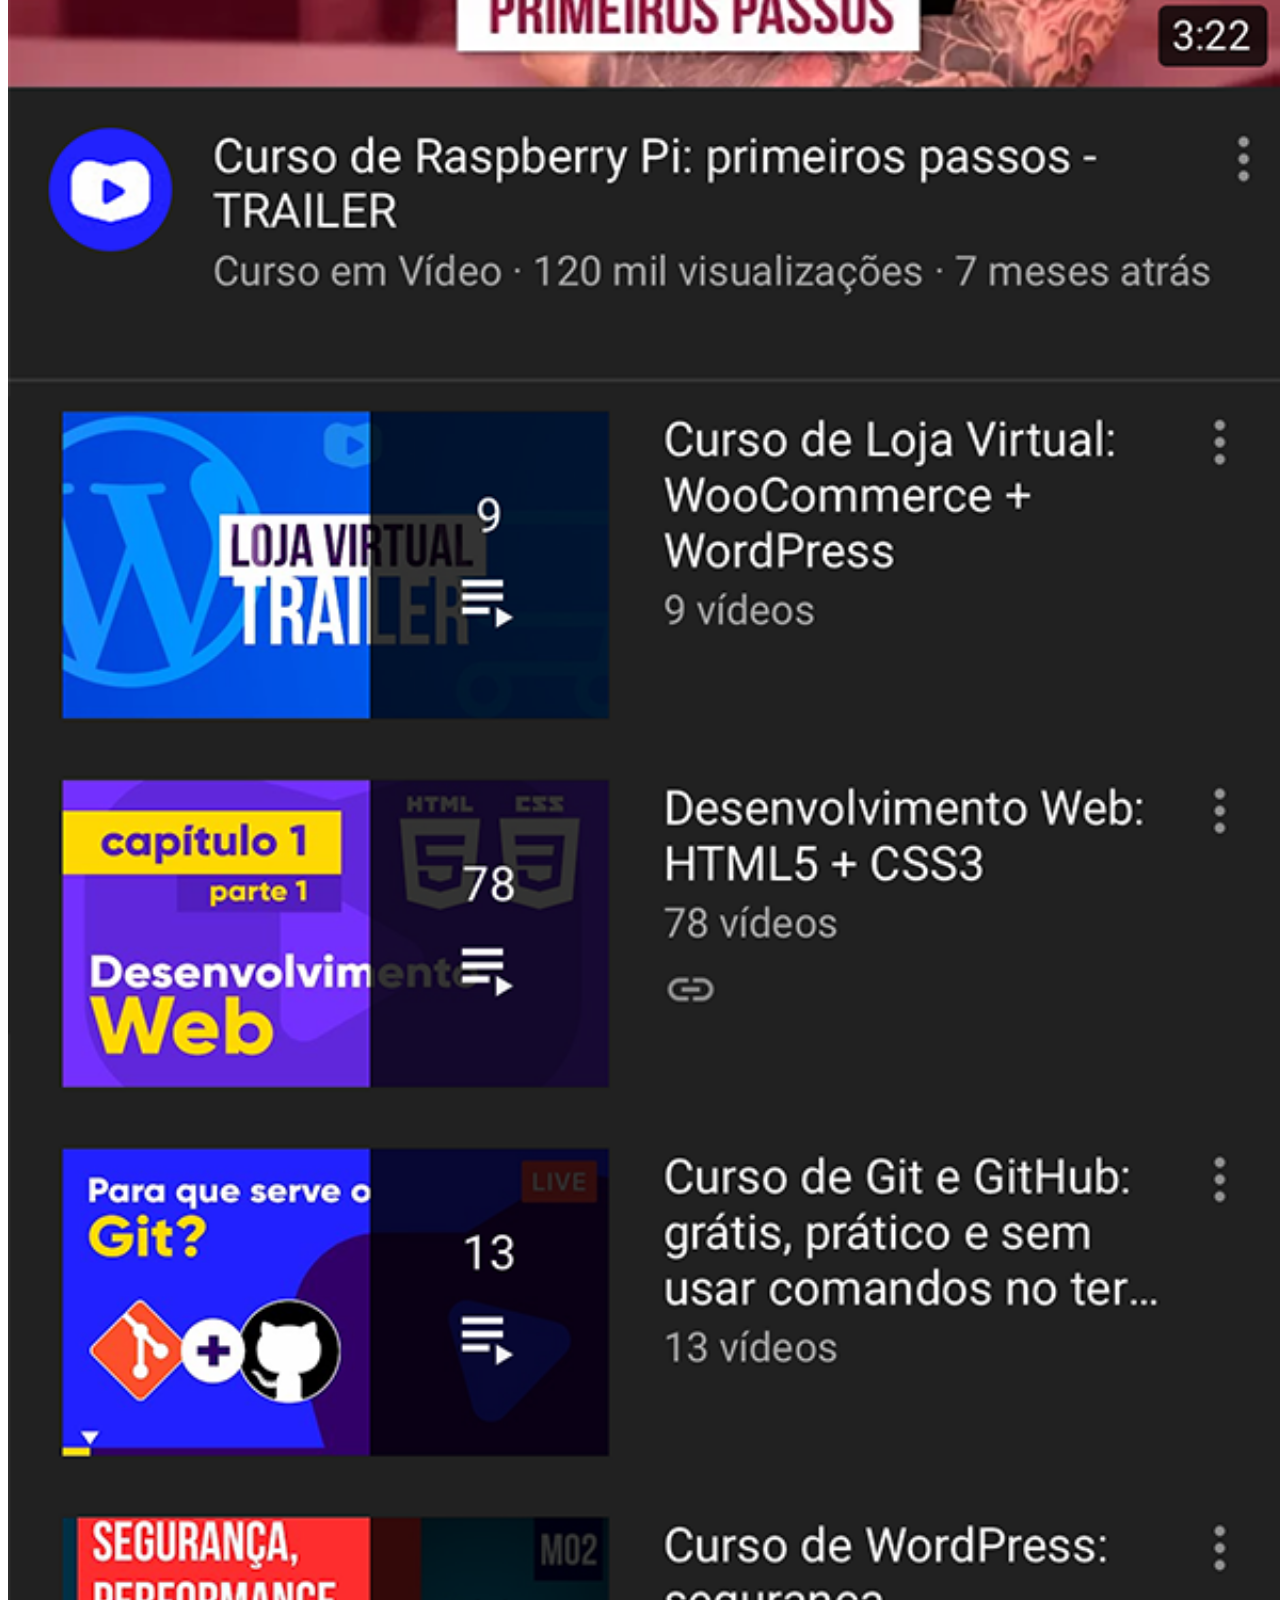
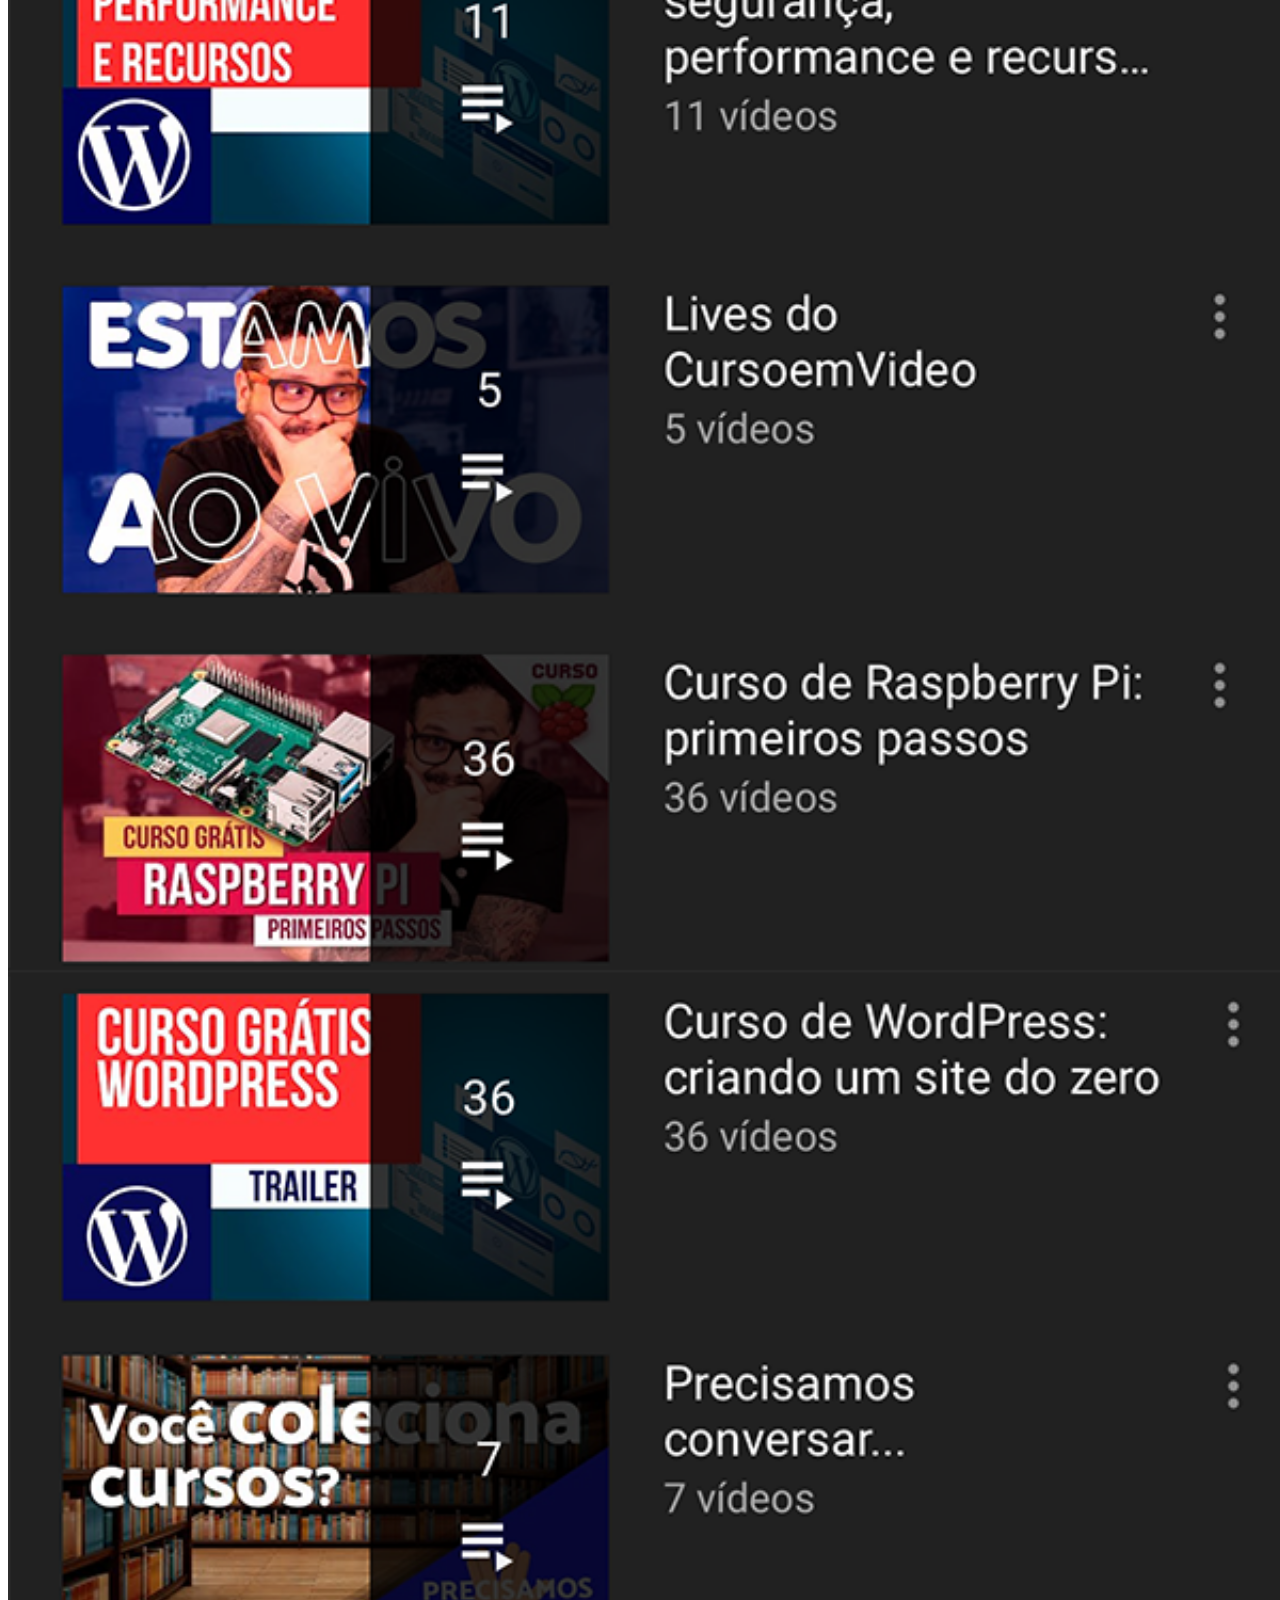
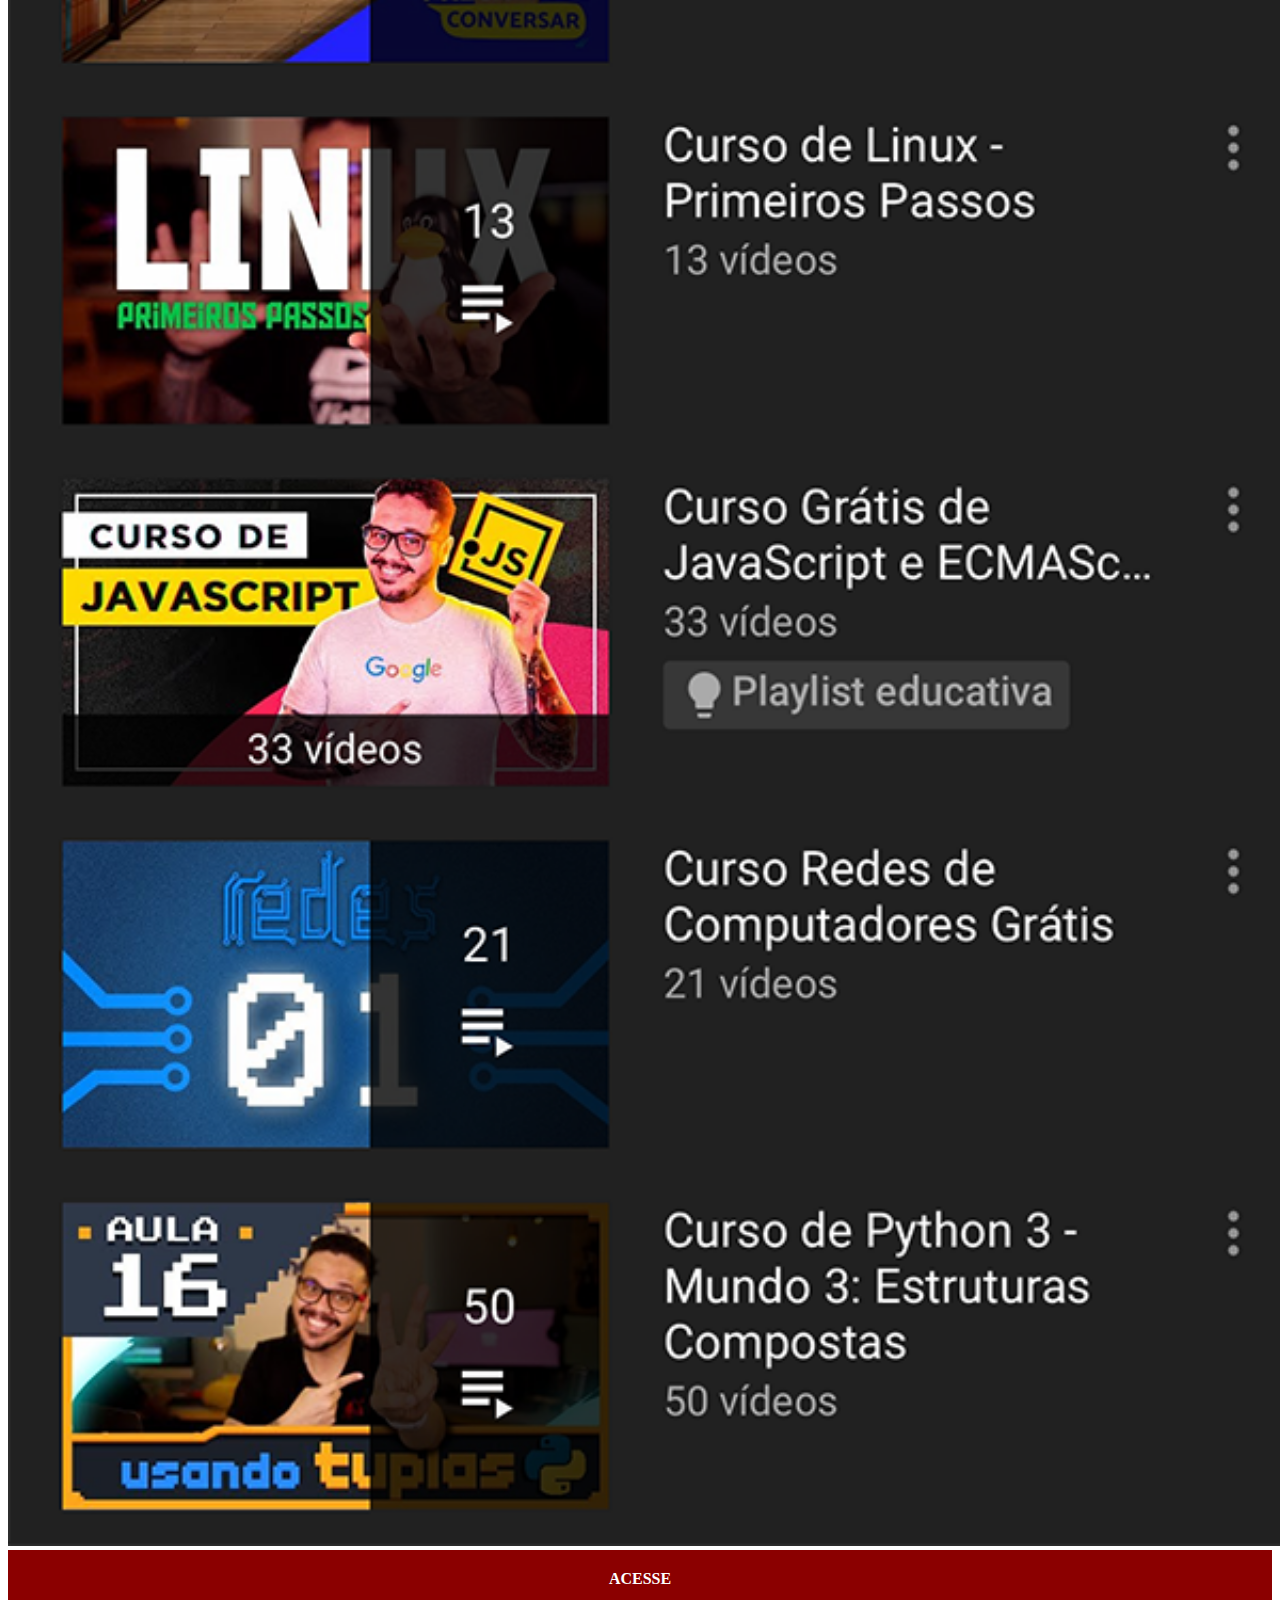
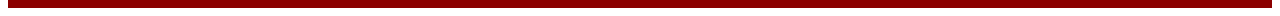
<file: yotube.html>
<!DOCTYPE html>
<html lang="pt-br">
<head>
    <meta charset="UTF-8">
    <meta name="viewport" content="width=device-width, initial-scale=1.0">
    <title>YouTube</title>
    <link rel="stylesheet" href="estilos/social.css">
</head>
<body>
    <img src="imagens/tela-youtube.png" alt="YouTube"><a href="https://www.youtube.com/@CursoemVideo/playlists" target="_blank">ACESSE</a>
</body>
</html>
</file>
<file: estilos/style.css>
@charset "UTF-8";

*{
    margin: 0px;
    padding: 0px;
    font-family: Arial, Helvetica, sans-serif;
}
/*width: 100vh;
    height: 100vw;
    
    transform: translate(-30% -50%);*/
html, body{
    height: 100vh;
    width: 100vw;
    background-color: black;
}
body{
    background:url('../imagens/fundo-madeira.jpg') no-repeat top center;
    background-size: cover;
    background-attachment: fixed;
}
main{
    height: 100vh;
    position: relative;
    
}
section#telefone{
    position: absolute;
    top: 50%;
    left: 50%;
    transform: translate( -50%, -50%);
    
    height: 627px;
    width: 311px;
    background: url('../imagens/frame-iphone.png') no-repeat;
}

iframe#tela{
    position:relative;
    top: 80.1px;
    left: 22px;
    width: 267px;
    height:471px ;
}
section#redes-sociais{
    text-align: right;
}

 section#redes-sociais img{
    width: 50px;
    margin: 10px;
    border-radius: 50%;
    box-shadow: 2px 2px 5px rgba(0, 0, 0, 0.473);
    box-sizing: border-box;
 }

 section#redes-sociais img:hover{
    border: 2px solid rgba(255, 255, 255, 0.596);
    transform: translate(-3px, -3px);
    box-shadow: 5px 5px 10px rgba(0, 0, 0, 0.541);
    transition: .8s ;
 }
</file>
<file: estilos/social.css>
@charset "UTF-8";
<style>
        *{
            margin: 0px;
            padding: 0px;
            font-family: Arial, Helvetica, sans-serif;
        }
        ::-webkit-scrollbar{
            width: 0px;
            height: 0px;
        }
        img{
            width: 100vw;
        }
        a{
            display: block;
            background-color: darkred;
            color: white;
            padding: 20px;
            text-align: center;
            text-decoration: none;
            font-weight: bolder;
        }
        a:hover4{
            background-color: red;
        }
</style>
</file>
